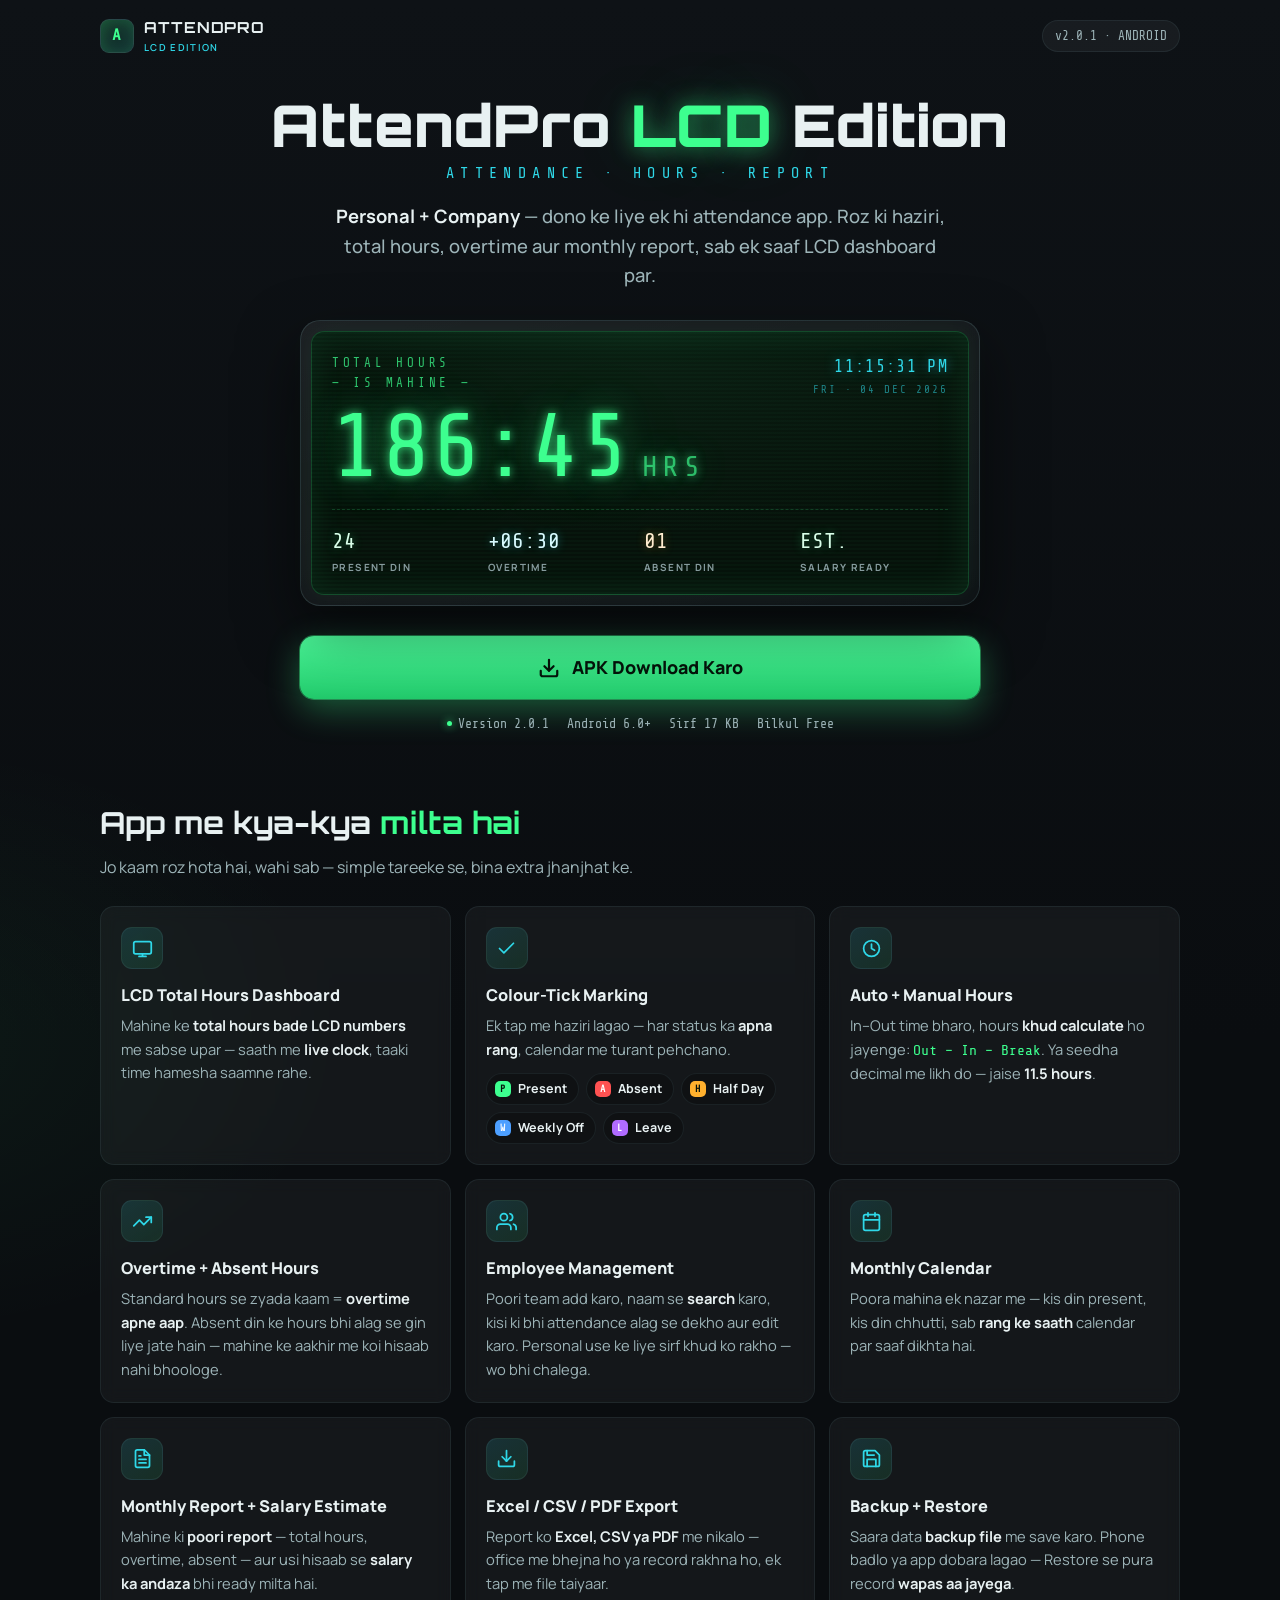
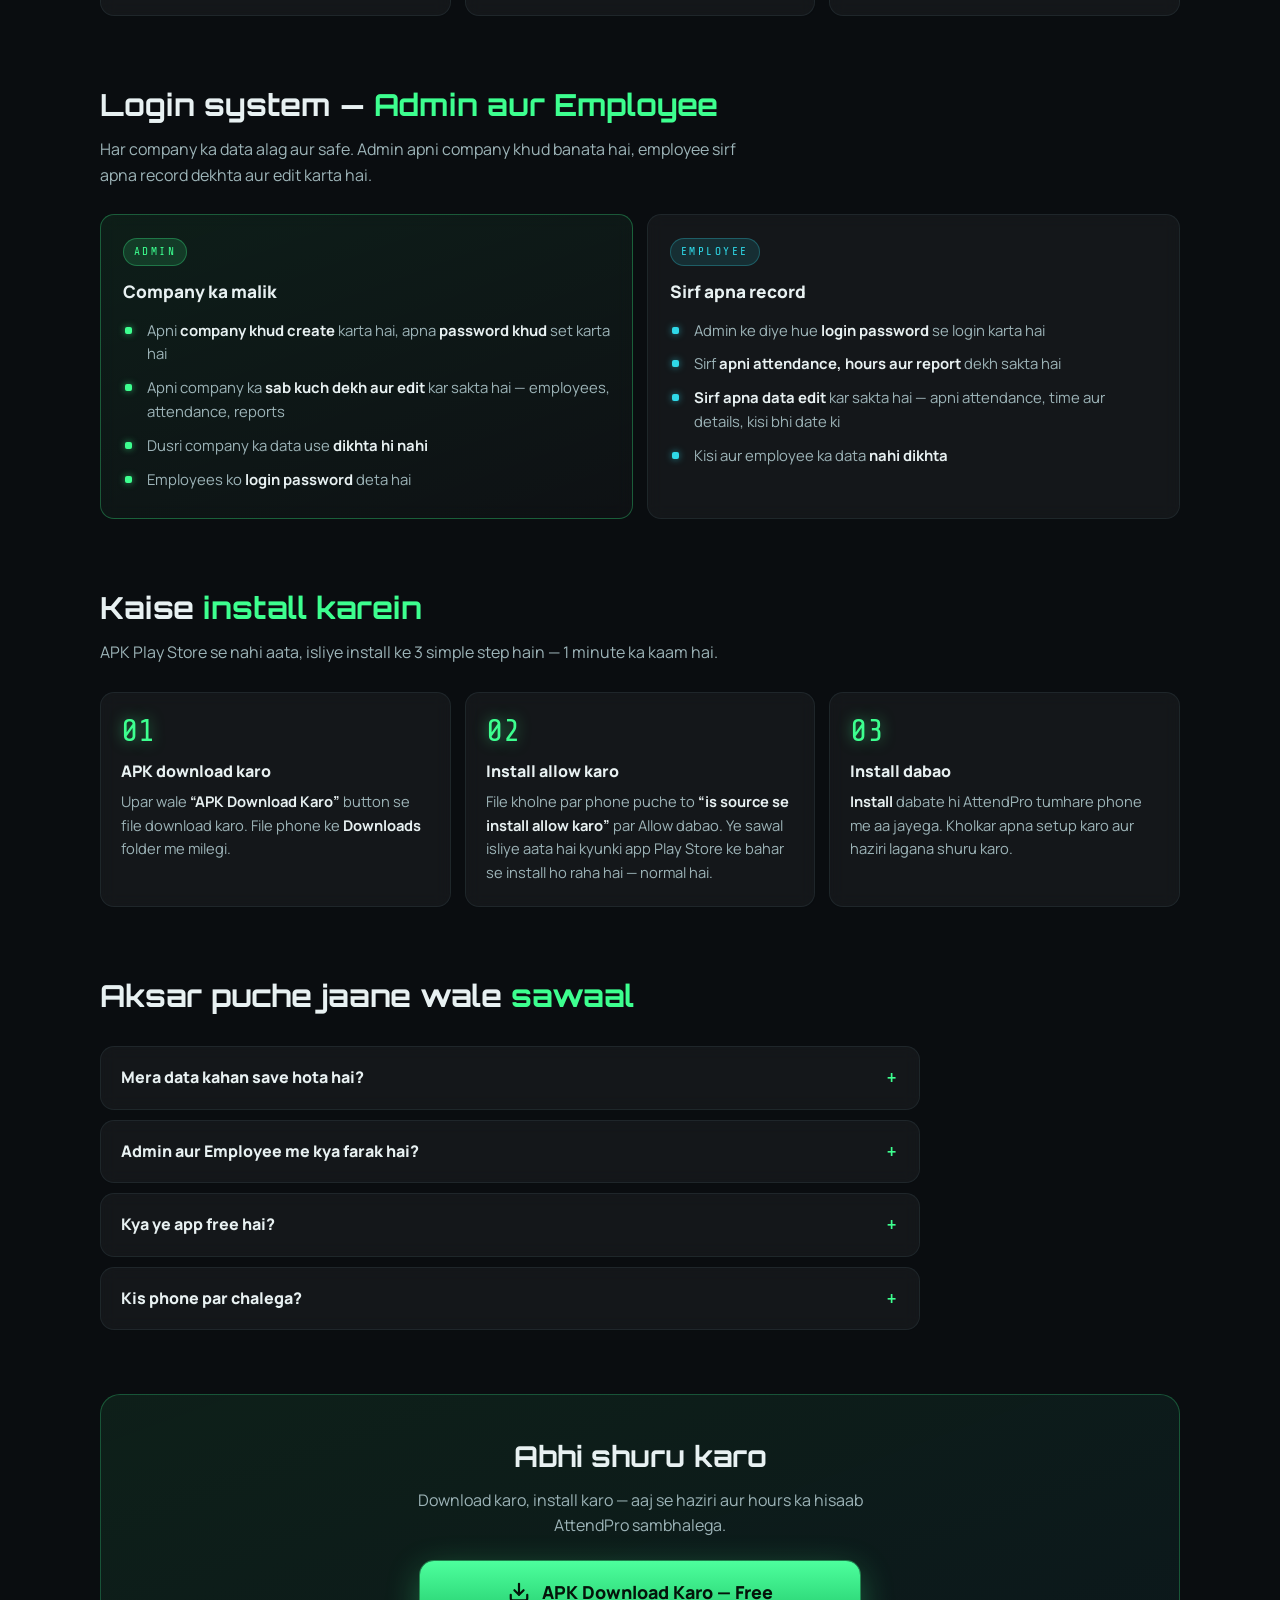
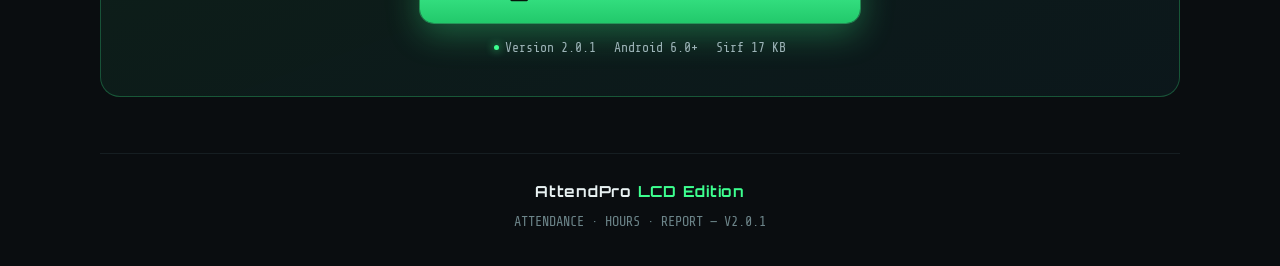
<file: attendpro-website/index.html>
<!doctype html>
<html lang="hi">
  <head>
    <meta charset="utf-8" />
    <meta name="viewport" content="width=device-width, initial-scale=1, viewport-fit=cover" />
    <meta name="color-scheme" content="dark" />
    <meta name="description" content="AttendPro LCD Edition — Personal + Company attendance app. LCD Total Hours dashboard, colour-tick marking, reports aur salary estimate. Android APK download karo." />
    <meta name="theme-color" content="#0a0d10" />
    <link rel="icon" type="image/jpeg" href="[data-uri]" />
    <link rel="apple-touch-icon" href="[data-uri]" />
    <title>AttendPro LCD Edition — Attendance App Download</title>
    <link rel="preconnect" href="https://fonts.googleapis.com" />
    <link rel="preconnect" href="https://fonts.gstatic.com" crossorigin />
    <link href="https://fonts.googleapis.com/css2?family=Orbitron:wght@500;700;900&family=Share+Tech+Mono&family=Manrope:wght@400;500;600;700;800&display=swap" rel="stylesheet" />
    <style>
      :root{
        --bg:#0a0d10;
        --bg2:#0e1216;
        --panel:rgba(255,255,255,.045);
        --line:rgba(148,197,210,.16);
        --line-soft:rgba(148,197,210,.09);
        --ink:#e8f1f2;
        --muted:#9db4b8;
        --faint:#6d858a;
        --green:#3dff8f;
        --cyan:#2fd8e8;
        --amber:#ffb02e;
        --red:#ff5252;
        --blue:#4d9fff;
        --violet:#b06bff;
        --lcd-bg:#06110a;
        --radius:14px;
      }
      *{ box-sizing:border-box; }
      html{ scroll-behavior:smooth; }
      body{
        margin:0;
        background:
          radial-gradient(900px 480px at 85% -10%, rgba(47,216,232,.07), transparent 60%),
          radial-gradient(800px 500px at -10% 30%, rgba(61,255,143,.05), transparent 60%),
          linear-gradient(180deg, var(--bg2), var(--bg) 30%);
        color:var(--ink);
        font-family:"Manrope", system-ui, -apple-system, "Segoe UI", sans-serif;
        line-height:1.6;
        -webkit-font-smoothing:antialiased;
        overflow-x:hidden;
      }
      ::selection{ background:rgba(61,255,143,.28); }
      a{ color:var(--cyan); }
      button, [role="button"], summary{ min-height:2.25rem; }
      .wrap{ max-width:1120px; margin:0 auto; padding:0 20px; }

      .topbar{ display:flex; align-items:center; justify-content:space-between; gap:12px; padding:16px 0 4px; }
      .brand{ display:flex; align-items:center; gap:10px; font-family:"Orbitron",sans-serif; font-weight:700; letter-spacing:.06em; font-size:.95rem; }
      .brand .mark{
        width:34px; height:34px; border-radius:9px; flex:none; display:grid; place-items:center;
        background:linear-gradient(145deg, rgba(61,255,143,.18), rgba(47,216,232,.12));
        border:1px solid var(--line); color:var(--green);
        font-family:"Share Tech Mono",monospace; font-size:1rem;
        box-shadow:0 0 14px rgba(61,255,143,.18) inset;
      }
      .brand small{ display:block; font-family:"Manrope",sans-serif; font-weight:600; letter-spacing:.14em; font-size:.6rem; color:var(--cyan); }
      .topbar .ver{
        font-family:"Share Tech Mono",monospace; font-size:.8rem; color:var(--muted);
        border:1px solid var(--line-soft); border-radius:999px; padding:5px 12px;
        background:var(--panel); white-space:nowrap;
      }

      .hero{ padding:34px 0 8px; text-align:center; }
      .hero h1{
        font-family:"Orbitron",sans-serif; font-weight:900;
        font-size:clamp(2rem, 6.5vw, 3.6rem); line-height:1.08; margin:0 0 6px; letter-spacing:.01em;
      }
      .hero h1 .lcd-word{ color:var(--green); text-shadow:0 0 22px rgba(61,255,143,.55), 0 0 60px rgba(61,255,143,.25); }
      .hero .edition{
        font-family:"Share Tech Mono",monospace; color:var(--cyan);
        letter-spacing:.42em; font-size:clamp(.72rem, 2.4vw, .95rem); margin:0 0 16px; text-transform:uppercase;
      }
      .hero .tagline{ max-width:620px; margin:0 auto; color:var(--muted); font-size:clamp(1rem, 2.6vw, 1.15rem); font-weight:500; }
      .hero .tagline strong{ color:var(--ink); }

      .lcd-shell{
        max-width:680px; margin:30px auto 0;
        background:linear-gradient(160deg, rgba(255,255,255,.07), rgba(255,255,255,.02));
        border:1px solid var(--line); border-radius:20px; padding:10px;
        box-shadow:0 24px 60px rgba(0,0,0,.5);
        backdrop-filter:blur(10px); -webkit-backdrop-filter:blur(10px);
      }
      .lcd{
        background:
          repeating-linear-gradient(0deg, rgba(61,255,143,.025) 0 2px, transparent 2px 4px),
          radial-gradient(120% 140% at 50% 0%, #0a1f12 0%, var(--lcd-bg) 55%);
        border:1px solid rgba(61,255,143,.22); border-radius:13px;
        padding:22px 20px 18px;
        box-shadow:0 0 34px rgba(61,255,143,.10) inset, 0 0 22px rgba(61,255,143,.06);
      }
      .lcd-top{ display:flex; justify-content:space-between; align-items:flex-start; gap:10px; flex-wrap:wrap; }
      .lcd-label{ font-family:"Share Tech Mono",monospace; color:rgba(61,255,143,.75); letter-spacing:.3em; font-size:.78rem; text-transform:uppercase; text-align:left; }
      .lcd-clock{ text-align:right; }
      .lcd-clock .t{ font-family:"Share Tech Mono",monospace; color:var(--cyan); font-size:1.05rem; text-shadow:0 0 12px rgba(47,216,232,.6); letter-spacing:.08em; }
      .lcd-clock .d{ font-family:"Share Tech Mono",monospace; color:rgba(47,216,232,.55); font-size:.68rem; letter-spacing:.18em; text-transform:uppercase; }
      .lcd-hours{
        font-family:"Share Tech Mono",monospace;
        font-size:clamp(3.4rem, 13vw, 5.6rem); line-height:1.05; text-align:left;
        color:var(--green);
        text-shadow:0 0 10px rgba(61,255,143,.75), 0 0 34px rgba(61,255,143,.45), 0 0 80px rgba(61,255,143,.22);
        letter-spacing:.02em; margin:2px 0 4px; font-variant-numeric:tabular-nums;
      }
      .lcd-hours .unit{ font-size:.32em; color:rgba(61,255,143,.65); letter-spacing:.2em; margin-left:.4em; }
      .lcd-stats{ display:grid; grid-template-columns:repeat(4, 1fr); gap:8px; margin-top:14px; border-top:1px dashed rgba(61,255,143,.18); padding-top:14px; }
      .lcd-stat{ text-align:left; min-width:0; }
      .lcd-stat .v{ font-family:"Share Tech Mono",monospace; font-size:clamp(1rem, 4vw, 1.35rem); color:#d9ffe9; text-shadow:0 0 10px rgba(61,255,143,.35); white-space:nowrap; }
      .lcd-stat .k{ font-size:.62rem; letter-spacing:.14em; text-transform:uppercase; color:rgba(157,180,184,.85); font-weight:700; margin-top:2px; }
      .lcd-stat.c .v{ color:#d8fbff; text-shadow:0 0 10px rgba(47,216,232,.4); }
      .lcd-stat.a .v{ color:#ffedd0; text-shadow:0 0 10px rgba(255,176,46,.35); }

      .dl-zone{ margin:30px auto 0; max-width:680px; }
      .btn-dl{
        display:flex; align-items:center; justify-content:center; gap:12px;
        width:100%; padding:17px 22px; border-radius:14px;
        background:linear-gradient(180deg, #4dff9d, #22c96b);
        color:#04140a; font-weight:800; font-size:1.12rem; text-decoration:none;
        box-shadow:0 10px 34px rgba(61,255,143,.32), 0 0 0 1px rgba(61,255,143,.4);
        transition:transform .15s ease, box-shadow .15s ease;
      }
      .btn-dl:hover{ transform:translateY(-2px); box-shadow:0 16px 42px rgba(61,255,143,.42), 0 0 0 1px rgba(61,255,143,.55); }
      .btn-dl:active{ transform:translateY(0); }
      .btn-dl svg{ flex:none; }
      .dl-meta{ display:flex; justify-content:center; gap:8px 18px; flex-wrap:wrap; margin-top:14px; font-family:"Share Tech Mono",monospace; font-size:.82rem; color:var(--muted); }
      .dl-meta span{ display:inline-flex; align-items:center; gap:6px; }
      .dl-meta .dot{ width:5px; height:5px; border-radius:50%; background:var(--green); box-shadow:0 0 8px var(--green); }

      section{ padding:56px 0 8px; }
      .sec-head{ max-width:640px; margin-bottom:26px; }
      .sec-head h2{ font-family:"Orbitron",sans-serif; font-size:clamp(1.35rem, 4vw, 1.9rem); font-weight:700; margin:0 0 8px; }
      .sec-head h2 .accent{ color:var(--green); }
      .sec-head p{ color:var(--muted); margin:0; font-size:1rem; }

      .grid{ display:grid; grid-template-columns:repeat(3, 1fr); gap:14px; }
      .card{ background:var(--panel); border:1px solid var(--line-soft); border-radius:var(--radius); padding:20px; backdrop-filter:blur(8px); -webkit-backdrop-filter:blur(8px); }
      .card .ico{ width:42px; height:42px; border-radius:11px; display:grid; place-items:center; margin-bottom:13px; background:linear-gradient(145deg, rgba(47,216,232,.14), rgba(61,255,143,.10)); border:1px solid var(--line-soft); color:var(--cyan); }
      .card h3{ margin:0 0 6px; font-size:1.02rem; font-weight:800; }
      .card p{ margin:0; color:var(--muted); font-size:.92rem; }
      .card p strong{ color:var(--ink); font-weight:700; }
      .mono{ font-family:"Share Tech Mono",monospace; color:var(--green); }

      .chips{ display:flex; flex-wrap:wrap; gap:7px; margin-top:12px; }
      .chip{ display:inline-flex; align-items:center; gap:7px; font-size:.78rem; font-weight:700; border:1px solid var(--line-soft); border-radius:999px; padding:5px 11px 5px 8px; background:rgba(0,0,0,.25); }
      .chip i{ width:16px; height:16px; border-radius:5px; display:grid; place-items:center; font-style:normal; font-size:.62rem; color:#06110a; font-weight:900; font-family:"Share Tech Mono",monospace; }
      .chip .p{ background:var(--green); } .chip .a{ background:var(--red); color:#fff; }
      .chip .h{ background:var(--amber); } .chip .w{ background:var(--blue); color:#fff; }
      .chip .l{ background:var(--violet); color:#fff; }

      .split{ display:grid; grid-template-columns:1fr 1fr; gap:14px; }
      .role{ border-radius:var(--radius); padding:22px; border:1px solid var(--line-soft); background:var(--panel); backdrop-filter:blur(8px); -webkit-backdrop-filter:blur(8px); }
      .role.admin{ border-color:rgba(61,255,143,.3); background:linear-gradient(160deg, rgba(61,255,143,.07), rgba(255,255,255,.02)); }
      .role .tag{ display:inline-block; font-family:"Share Tech Mono",monospace; font-size:.7rem; letter-spacing:.22em; text-transform:uppercase; padding:4px 10px; border-radius:999px; margin-bottom:12px; }
      .role.admin .tag{ background:rgba(61,255,143,.14); color:var(--green); border:1px solid rgba(61,255,143,.3); }
      .role.emp .tag{ background:rgba(47,216,232,.12); color:var(--cyan); border:1px solid rgba(47,216,232,.28); }
      .role h3{ margin:0 0 8px; font-size:1.08rem; font-weight:800; }
      .role ul{ margin:0; padding:0; list-style:none; }
      .role li{ color:var(--muted); font-size:.93rem; padding:5px 0 5px 24px; position:relative; }
      .role li::before{ content:""; position:absolute; left:2px; top:13px; width:7px; height:7px; border-radius:2px; background:var(--green); box-shadow:0 0 7px rgba(61,255,143,.6); }
      .role.emp li::before{ background:var(--cyan); box-shadow:0 0 7px rgba(47,216,232,.6); }
      .role li strong{ color:var(--ink); }

      .steps{ display:grid; grid-template-columns:repeat(3, 1fr); gap:14px; }
      .step{ background:var(--panel); border:1px solid var(--line-soft); border-radius:var(--radius); padding:22px 20px; backdrop-filter:blur(8px); -webkit-backdrop-filter:blur(8px); }
      .step .num{ font-family:"Share Tech Mono",monospace; font-size:2rem; color:var(--green); text-shadow:0 0 14px rgba(61,255,143,.5); line-height:1; margin-bottom:12px; }
      .step h3{ margin:0 0 6px; font-size:1rem; font-weight:800; }
      .step p{ margin:0; color:var(--muted); font-size:.92rem; }
      .step p strong{ color:var(--ink); }

      .faq{ display:grid; gap:10px; max-width:820px; }
      details{ background:var(--panel); border:1px solid var(--line-soft); border-radius:var(--radius); padding:4px 20px; backdrop-filter:blur(8px); -webkit-backdrop-filter:blur(8px); }
      summary{ cursor:pointer; font-weight:800; font-size:1rem; padding:14px 26px 14px 0; position:relative; list-style:none; display:flex; align-items:center; }
      summary::-webkit-details-marker{ display:none; }
      summary::after{ content:"+"; position:absolute; right:2px; font-family:"Share Tech Mono",monospace; color:var(--green); font-size:1.3rem; font-weight:400; }
      details[open ] summary::after{ content:"–"; }
      details p{ margin:0 0 16px; color:var(--muted); font-size:.95rem; }
      details p strong{ color:var(--ink); }

      .cta{ margin:56px 0 0; text-align:center; border-radius:20px; padding:38px 22px; background:linear-gradient(160deg, rgba(61,255,143,.08), rgba(47,216,232,.05)); border:1px solid rgba(61,255,143,.25); }
      .cta h2{ font-family:"Orbitron",sans-serif; margin:0 0 8px; font-size:clamp(1.3rem, 4vw, 1.8rem); }
      .cta p{ color:var(--muted); margin:0 auto 22px; max-width:480px; }
      .cta .btn-dl{ max-width:440px; margin:0 auto; }
      .cta .dl-meta{ margin-top:14px; }

      footer{ margin-top:56px; border-top:1px solid var(--line-soft); padding:26px 0 34px; text-align:center; }
      footer .fname{ font-family:"Orbitron",sans-serif; font-weight:700; letter-spacing:.05em; font-size:.95rem; }
      footer .fname span{ color:var(--green); }
      footer p{ color:var(--faint); font-size:.85rem; margin:6px 0 0; font-family:"Share Tech Mono",monospace; }

      @media (max-width: 860px){
        .grid{ grid-template-columns:repeat(2, 1fr); }
        .steps{ grid-template-columns:1fr; }
      }
      @media (max-width: 560px){
        .grid{ grid-template-columns:1fr; }
        .split{ grid-template-columns:1fr; }
        .lcd-stats{ grid-template-columns:repeat(2, 1fr); gap:12px 8px; }
        .lcd{ padding:18px 14px 14px; }
        section{ padding-top:44px; }
        .topbar .ver{ display:none; }
      }
      @media (prefers-reduced-motion: reduce){
        html{ scroll-behavior:auto; }
        .btn-dl{ transition:none; }
      }
    </style>
  </head>
  <body>
    <div class="wrap">

      <!-- HERO -->
      <div class="topbar">
        <div class="brand">
          <span class="mark">A</span>
          <span>ATTENDPRO<small>LCD EDITION</small></span>
        </div>
        <span class="ver">v2.0.1 · ANDROID</span>
      </div>

      <header class="hero">
        <h1>AttendPro <span class="lcd-word">LCD</span> Edition</h1>
        <p class="edition">Attendance · Hours · Report</p>
        <p class="tagline"><strong>Personal + Company</strong> — dono ke liye ek hi attendance app. Roz ki haziri, total hours, overtime aur monthly report, sab ek saaf LCD dashboard par.</p>

        <div class="lcd-shell" aria-label="App ke dashboard ki jhalak">
          <div class="lcd">
            <div class="lcd-top">
              <div class="lcd-label">Total Hours<br />— Is Mahine —</div>
              <div class="lcd-clock">
                <div class="t" id="clock">--:--:--</div>
                <div class="d" id="dateline">Live Clock</div>
              </div>
            </div>
            <div class="lcd-hours"><span>186:45</span><span class="unit">HRS</span></div>
            <div class="lcd-stats">
              <div class="lcd-stat"><div class="v">24</div><div class="k">Present Din</div></div>
              <div class="lcd-stat c"><div class="v">+06:30</div><div class="k">Overtime</div></div>
              <div class="lcd-stat a"><div class="v">01</div><div class="k">Absent Din</div></div>
              <div class="lcd-stat"><div class="v">EST.</div><div class="k">Salary Ready</div></div>
            </div>
          </div>
        </div>

        <div class="dl-zone">
          <a class="btn-dl" href="[data-uri]" download="AttendPro-LCD-2.0.1.apk">
            <svg width="22" height="22" viewBox="0 0 24 24" fill="none" stroke="currentColor" stroke-width="2.4" stroke-linecap="round" stroke-linejoin="round" aria-hidden="true"><path d="M21 15v4a2 2 0 0 1-2 2H5a2 2 0 0 1-2-2v-4"/><polyline points="7 10 12 15 17 10"/><line x1="12" y1="15" x2="12" y2="3"/></svg>
            APK Download Karo
          </a>
          <div class="dl-meta">
            <span><span class="dot"></span>Version 2.0.1</span>
            <span>Android 6.0+</span>
            <span>Sirf 17 KB</span>
            <span>Bilkul Free</span>
          </div>
        </div>
      </header>

      <!-- FEATURES -->
      <section id="features">
        <div class="sec-head">
          <h2>App me kya-kya <span class="accent">milta hai</span></h2>
          <p>Jo kaam roz hota hai, wahi sab — simple tareeke se, bina extra jhanjhat ke.</p>
        </div>

        <div class="grid">
          <div class="card">
            <div class="ico"><svg width="21" height="21" viewBox="0 0 24 24" fill="none" stroke="currentColor" stroke-width="2" stroke-linecap="round" stroke-linejoin="round" aria-hidden="true"><rect x="2" y="4" width="20" height="14" rx="2"/><path d="M8 21h8M12 18v3"/></svg></div>
            <h3>LCD Total Hours Dashboard</h3>
            <p>Mahine ke <strong>total hours bade LCD numbers</strong> me sabse upar — saath me <strong>live clock</strong>, taaki time hamesha saamne rahe.</p>
          </div>

          <div class="card">
            <div class="ico"><svg width="21" height="21" viewBox="0 0 24 24" fill="none" stroke="currentColor" stroke-width="2" stroke-linecap="round" stroke-linejoin="round" aria-hidden="true"><path d="M20 6 9 17l-5-5"/></svg></div>
            <h3>Colour-Tick Marking</h3>
            <p>Ek tap me haziri lagao — har status ka <strong>apna rang</strong>, calendar me turant pehchano.</p>
            <div class="chips">
              <span class="chip"><i class="p">P</i>Present</span>
              <span class="chip"><i class="a">A</i>Absent</span>
              <span class="chip"><i class="h">H</i>Half Day</span>
              <span class="chip"><i class="w">W</i>Weekly Off</span>
              <span class="chip"><i class="l">L</i>Leave</span>
            </div>
          </div>

          <div class="card">
            <div class="ico"><svg width="21" height="21" viewBox="0 0 24 24" fill="none" stroke="currentColor" stroke-width="2" stroke-linecap="round" stroke-linejoin="round" aria-hidden="true"><circle cx="12" cy="12" r="9"/><polyline points="12 7 12 12 15.5 14"/></svg></div>
            <h3>Auto + Manual Hours</h3>
            <p>In–Out time bharo, hours <strong>khud calculate</strong> ho jayenge: <span class="mono">Out − In − Break</span>. Ya seedha decimal me likh do — jaise <strong>11.5 hours</strong>.</p>
          </div>

          <div class="card">
            <div class="ico"><svg width="21" height="21" viewBox="0 0 24 24" fill="none" stroke="currentColor" stroke-width="2" stroke-linecap="round" stroke-linejoin="round" aria-hidden="true"><polyline points="22 7 13.5 15.5 8.5 10.5 2 17"/><polyline points="16 7 22 7 22 13"/></svg></div>
            <h3>Overtime + Absent Hours</h3>
            <p>Standard hours se zyada kaam = <strong>overtime apne aap</strong>. Absent din ke hours bhi alag se gin liye jate hain — mahine ke aakhir me koi hisaab nahi bhoologe.</p>
          </div>

          <div class="card">
            <div class="ico"><svg width="21" height="21" viewBox="0 0 24 24" fill="none" stroke="currentColor" stroke-width="2" stroke-linecap="round" stroke-linejoin="round" aria-hidden="true"><path d="M17 21v-2a4 4 0 0 0-4-4H5a4 4 0 0 0-4 4v2"/><circle cx="9" cy="7" r="4"/><path d="M23 21v-2a4 4 0 0 0-3-3.87M16 3.13a4 4 0 0 1 0 7.75"/></svg></div>
            <h3>Employee Management</h3>
            <p>Poori team add karo, naam se <strong>search</strong> karo, kisi ki bhi attendance alag se dekho aur edit karo. Personal use ke liye sirf khud ko rakho — wo bhi chalega.</p>
          </div>

          <div class="card">
            <div class="ico"><svg width="21" height="21" viewBox="0 0 24 24" fill="none" stroke="currentColor" stroke-width="2" stroke-linecap="round" stroke-linejoin="round" aria-hidden="true"><rect x="3" y="4" width="18" height="18" rx="2"/><path d="M16 2v4M8 2v4M3 10h18"/></svg></div>
            <h3>Monthly Calendar</h3>
            <p>Poora mahina ek nazar me — kis din present, kis din chhutti, sab <strong>rang ke saath</strong> calendar par saaf dikhta hai.</p>
          </div>

          <div class="card">
            <div class="ico"><svg width="21" height="21" viewBox="0 0 24 24" fill="none" stroke="currentColor" stroke-width="2" stroke-linecap="round" stroke-linejoin="round" aria-hidden="true"><path d="M14 2H6a2 2 0 0 0-2 2v16a2 2 0 0 0 2 2h12a2 2 0 0 0 2-2V8z"/><polyline points="14 2 14 8 20 8"/><path d="M16 13H8M16 17H8M10 9H8"/></svg></div>
            <h3>Monthly Report + Salary Estimate</h3>
            <p>Mahine ki <strong>poori report</strong> — total hours, overtime, absent — aur usi hisaab se <strong>salary ka andaza</strong> bhi ready milta hai.</p>
          </div>

          <div class="card">
            <div class="ico"><svg width="21" height="21" viewBox="0 0 24 24" fill="none" stroke="currentColor" stroke-width="2" stroke-linecap="round" stroke-linejoin="round" aria-hidden="true"><path d="M21 15v4a2 2 0 0 1-2 2H5a2 2 0 0 1-2-2v-4"/><polyline points="7 10 12 15 17 10"/><line x1="12" y1="15" x2="12" y2="3"/></svg></div>
            <h3>Excel / CSV / PDF Export</h3>
            <p>Report ko <strong>Excel, CSV ya PDF</strong> me nikalo — office me bhejna ho ya record rakhna ho, ek tap me file taiyaar.</p>
          </div>

          <div class="card">
            <div class="ico"><svg width="21" height="21" viewBox="0 0 24 24" fill="none" stroke="currentColor" stroke-width="2" stroke-linecap="round" stroke-linejoin="round" aria-hidden="true"><path d="M19 21H5a2 2 0 0 1-2-2V5a2 2 0 0 1 2-2h11l5 5v11a2 2 0 0 1-2 2z"/><polyline points="17 21 17 13 7 13 7 21"/><polyline points="7 3 7 8 15 8"/></svg></div>
            <h3>Backup + Restore</h3>
            <p>Saara data <strong>backup file</strong> me save karo. Phone badlo ya app dobara lagao — Restore se pura record <strong>wapas aa jayega</strong>.</p>
          </div>
        </div>
      </section>

      <!-- LOGIN -->
      <section id="login">
        <div class="sec-head">
          <h2>Login system — <span class="accent">Admin aur Employee</span></h2>
          <p>Har company ka data alag aur safe. Admin apni company khud banata hai, employee sirf apna record dekhta aur edit karta hai.</p>
        </div>
        <div class="split">
          <div class="role admin">
            <span class="tag">Admin</span>
            <h3>Company ka malik</h3>
            <ul>
              <li>Apni <strong>company khud create</strong> karta hai, apna <strong>password khud</strong> set karta hai</li>
              <li>Apni company ka <strong>sab kuch dekh aur edit</strong> kar sakta hai — employees, attendance, reports</li>
              <li>Dusri company ka data use <strong>dikhta hi nahi</strong></li>
              <li>Employees ko <strong>login password</strong> deta hai</li>
            </ul>
          </div>
          <div class="role emp">
            <span class="tag">Employee</span>
            <h3>Sirf apna record</h3>
            <ul>
              <li>Admin ke diye hue <strong>login password</strong> se login karta hai</li>
              <li>Sirf <strong>apni attendance, hours aur report</strong> dekh sakta hai</li>
              <li><strong>Sirf apna data edit</strong> kar sakta hai — apni attendance, time aur details, kisi bhi date ki</li>
              <li>Kisi aur employee ka data <strong>nahi dikhta</strong></li>
            </ul>
          </div>
        </div>
      </section>

      <!-- INSTALL -->
      <section id="install">
        <div class="sec-head">
          <h2>Kaise <span class="accent">install karein</span></h2>
          <p>APK Play Store se nahi aata, isliye install ke 3 simple step hain — 1 minute ka kaam hai.</p>
        </div>
        <div class="steps">
          <div class="step">
            <div class="num">01</div>
            <h3>APK download karo</h3>
            <p>Upar wale <strong>“APK Download Karo”</strong> button se file download karo. File phone ke <strong>Downloads</strong> folder me milegi.</p>
          </div>
          <div class="step">
            <div class="num">02</div>
            <h3>Install allow karo</h3>
            <p>File kholne par phone puche to <strong>“is source se install allow karo”</strong> par Allow dabao. Ye sawal isliye aata hai kyunki app Play Store ke bahar se install ho raha hai — normal hai.</p>
          </div>
          <div class="step">
            <div class="num">03</div>
            <h3>Install dabao</h3>
            <p><strong>Install</strong> dabate hi AttendPro tumhare phone me aa jayega. Kholkar apna setup karo aur haziri lagana shuru karo.</p>
          </div>
        </div>
      </section>

      <!-- FAQ -->
      <section id="faq">
        <div class="sec-head">
          <h2>Aksar puche jaane wale <span class="accent">sawaal</span></h2>
        </div>
        <div class="faq">
          <details>
            <summary>Mera data kahan save hota hai?</summary>
            <p>Saara data <strong>aapke apne device me save</strong> hota hai — attendance, employees, reports sab phone par hi rehta hai, aur ek copy device storage me bhi apne aap banti rehti hai. Iske alawa <strong>Backup</strong> feature se poora data ek file me download karke kahin bhi safe rakh sakte ho, aur zaroorat padne par <strong>Restore</strong> se wapas la sakte ho.</p>
          </details>
          <details>
            <summary>Admin aur Employee me kya farak hai?</summary>
            <p><strong>Admin</strong> apni company khud banata hai, apna password set karta hai aur apni company ka <strong>sab data dekh-edit</strong> kar sakta hai. <strong>Employee</strong> ko Admin ek login password deta hai — employee login karke <strong>sirf apna data dekh aur edit kar sakta hai</strong> (apni attendance kisi bhi date par, hours, report aur apni details), aur kisi aur ka data use dikhta hi nahi.</p>
          </details>
          <details>
            <summary>Kya ye app free hai?</summary>
            <p>Haan, <strong>bilkul free hai</strong>. APK download karo, install karo aur use karo — koi charge nahi, koi subscription nahi.</p>
          </details>
          <details>
            <summary>Kis phone par chalega?</summary>
            <p>Kisi bhi Android phone par chalega jisme <strong>Android 6.0 ya usse upar</strong> ka version ho. App sirf <strong>17 KB</strong> ka hai — purane phone par bhi aaram se chalega aur jagah bhi nahi gherega.</p>
          </details>
        </div>
      </section>

      <!-- FINAL CTA -->
      <div class="cta">
        <h2>Abhi shuru karo</h2>
        <p>Download karo, install karo — aaj se haziri aur hours ka hisaab AttendPro sambhalega.</p>
        <a class="btn-dl" href="[data-uri]" download="AttendPro-LCD-2.0.1.apk">
          <svg width="22" height="22" viewBox="0 0 24 24" fill="none" stroke="currentColor" stroke-width="2.4" stroke-linecap="round" stroke-linejoin="round" aria-hidden="true"><path d="M21 15v4a2 2 0 0 1-2 2H5a2 2 0 0 1-2-2v-4"/><polyline points="7 10 12 15 17 10"/><line x1="12" y1="15" x2="12" y2="3"/></svg>
          APK Download Karo — Free
        </a>
        <div class="dl-meta">
          <span><span class="dot"></span>Version 2.0.1</span>
          <span>Android 6.0+</span>
          <span>Sirf 17 KB</span>
        </div>
      </div>

      <footer>
        <div class="fname">AttendPro <span>LCD Edition</span></div>
        <p>ATTENDANCE · HOURS · REPORT — V2.0.1</p>
      </footer>

    </div>

    <script>
      (function () {
        var clockEl = document.getElementById('clock');
        var dateEl = document.getElementById('dateline');
        var days = ['SUN', 'MON', 'TUE', 'WED', 'THU', 'FRI', 'SAT'];
        var months = ['JAN', 'FEB', 'MAR', 'APR', 'MAY', 'JUN', 'JUL', 'AUG', 'SEP', 'OCT', 'NOV', 'DEC'];
        function pad(n) { return (n < 10 ? '0' : '') + n; }
        function tick() {
          var now = new Date();
          var h = now.getHours(), m = now.getMinutes(), s = now.getSeconds();
          var ap = h >= 12 ? 'PM' : 'AM';
          var h12 = h % 12; if (h12 === 0) h12 = 12;
          clockEl.textContent = pad(h12) + ':' + pad(m) + ':' + pad(s) + ' ' + ap;
          dateEl.textContent = days[now.getDay()] + ' · ' + pad(now.getDate()) + ' ' + months[now.getMonth()] + ' ' + now.getFullYear();
        }
        tick();
        setInterval(tick, 1000);
      })();
    </script>
  </body>
</html>
</file>
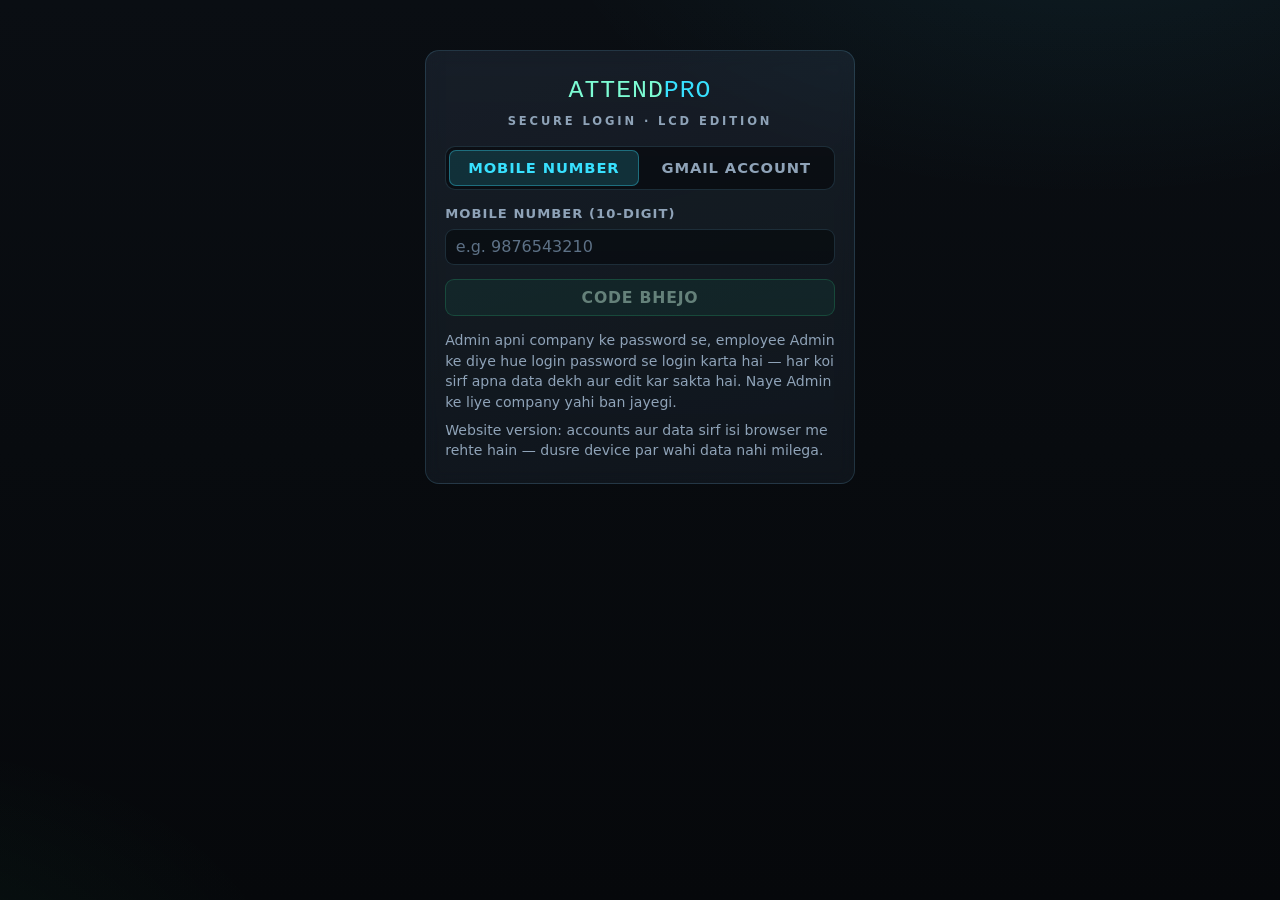
<file: attendpro/index.html>
<!doctype html>
<html lang="en">
  <head>
    <meta charset="utf-8" />
    <meta name="viewport" content="width=device-width, initial-scale=1, viewport-fit=cover" />
    <meta name="color-scheme" content="dark" />
    <link rel="icon" type="image/jpeg" href="[data-uri]" />
    <link rel="apple-touch-icon" href="[data-uri]" />
    <title>AttendPro LCD Edition</title>
    <meta name="description" content="AttendPro LCD Edition — personal + company attendance app with secure login (har koi sirf apna data dekh aur edit kar sakta hai), LCD total hours dashboard, colour-tick marking, overtime, monthly reports and salary estimates." />
    <meta name="theme-color" content="#06080b" />
    <style>
      button, [role="button"], select, summary, input:not([type="checkbox"], [type="radio"]) { min-height: 2.25rem; }
      * { box-sizing: border-box; }
      :root{
        --bg:#06080b; --bg2:#0a0e13; --panel:rgba(148,197,255,.055); --panel2:rgba(148,197,255,.09);
        --line:rgba(125,211,252,.16); --line2:rgba(125,211,252,.28);
        --ink:#dbe7f3; --muted:#8fa3b8; --faint:#5d7186;
        --cyan:#38e1ff; --green:#2effa0; --red:#ff5468; --amber:#ffb02e; --blue:#4db2ff; --purple:#c084fc;
        --lcd:#7dfcd4;
      }
      html{ -webkit-text-size-adjust:100%; }
      body{
        margin:0; color:var(--ink); font-family:system-ui,-apple-system,"Segoe UI",sans-serif; font-size:17px; line-height:1.45;
        background:
          radial-gradient(900px 480px at 85% -10%, rgba(56,225,255,.07), transparent 60%),
          radial-gradient(700px 420px at -10% 110%, rgba(46,255,160,.05), transparent 60%),
          linear-gradient(180deg,var(--bg2),var(--bg));
        min-height:100vh;
      }
      .lcd{ font-family:"Consolas","Liberation Mono",ui-monospace,monospace; letter-spacing:.04em; }
      button{ font-family:inherit; cursor:pointer; }
      input,select,textarea{ font-family:inherit; color:var(--ink); background:rgba(0,0,0,.42); border:1px solid var(--line); border-radius:9px; padding:.45rem .6rem; font-size:1rem; }
      input:focus,select:focus{ outline:2px solid rgba(56,225,255,.45); outline-offset:1px; border-color:var(--line2); }
      label{ font-size:.82rem; font-weight:600; letter-spacing:.08em; text-transform:uppercase; color:var(--muted); display:block; margin-bottom:.3rem; }
      ::placeholder{ color:var(--faint); }

      /* ---------- top bar ---------- */
      .topbar{
        position:sticky; top:0; z-index:40; display:flex; flex-wrap:wrap; gap:.6rem 1rem; align-items:center; justify-content:space-between;
        padding:.65rem clamp(.7rem,3vw,1.4rem); background:rgba(6,9,13,.88); backdrop-filter:blur(10px); border-bottom:1px solid var(--line);
      }
      .brand{ font-family:"Consolas","Liberation Mono",ui-monospace,monospace; font-weight:800; font-size:1.12rem; letter-spacing:.12em; color:#eaf6ff; }
      .brand b{ color:var(--cyan); font-weight:800; }
      .brand small{ display:block; font-family:system-ui,sans-serif; font-size:.66rem; letter-spacing:.42em; color:var(--muted); font-weight:700; }
      .clockbox{ text-align:center; }
      .clockbox .lcd{ font-size:clamp(1.35rem,4.5vw,1.9rem); font-weight:700; color:var(--lcd); text-shadow:0 0 14px rgba(46,255,190,.28); line-height:1; }
      .clockbox .dateline{ font-size:.8rem; letter-spacing:.18em; color:var(--muted); font-weight:600; text-transform:uppercase; margin-top:.2rem; }
      .top-actions{ display:flex; gap:.5rem; align-items:center; flex-wrap:wrap; }
      .seg{ display:flex; background:rgba(0,0,0,.45); border:1px solid var(--line); border-radius:10px; padding:3px; gap:3px; }
      .seg button{ border:0; background:transparent; color:var(--muted); font-weight:700; letter-spacing:.06em; padding:.35rem .8rem; border-radius:7px; font-size:.92rem; }
      .seg button.on{ background:rgba(56,225,255,.16); color:var(--cyan); box-shadow:inset 0 0 0 1px rgba(56,225,255,.35); }
      .rolechip{ border:1px solid var(--line2); background:rgba(56,225,255,.08); color:var(--cyan); border-radius:999px; padding:.35rem .8rem; font-weight:700; letter-spacing:.08em; font-size:.85rem; }

      /* ---------- tabs ---------- */
      .tabs{ display:flex; gap:.35rem; flex-wrap:wrap; padding:.5rem clamp(.7rem,3vw,1.4rem); background:rgba(6,9,13,.85); border-bottom:1px solid var(--line); }
      .tabs button{ border:1px solid transparent; background:transparent; color:var(--muted); font-weight:700; letter-spacing:.07em; padding:.45rem .85rem; border-radius:9px; font-size:.95rem; text-transform:uppercase; }
      .tabs button.on{ color:#eaf6ff; background:var(--panel2); border-color:var(--line); }
      .tabs button.on .dot{ color:var(--green); }

      main{ max-width:1180px; margin:0 auto; padding:1.1rem clamp(.7rem,3vw,1.4rem) 3rem; }
      h2.sec{ font-family:"Consolas","Liberation Mono",ui-monospace,monospace; font-size:1rem; letter-spacing:.22em; color:#eaf6ff; margin:1.4rem 0 .7rem; text-transform:uppercase; }
      h2.sec:first-child{ margin-top:.2rem; }
      .muted{ color:var(--muted); } .small{ font-size:.88rem; }

      /* ---------- panels & cards ---------- */
      .panel{ background:linear-gradient(165deg,var(--panel2),var(--panel)); border:1px solid var(--line); border-radius:14px; padding:1rem 1.1rem; backdrop-filter:blur(8px); }
      .hero{
        border-radius:16px; padding:1.3rem 1.2rem 1.15rem; text-align:center; position:relative; overflow:hidden;
        background:linear-gradient(170deg, rgba(46,255,190,.10), rgba(10,16,22,.65) 55%), #0a0f14;
        border:1px solid rgba(46,255,190,.30);
        box-shadow:inset 0 0 42px rgba(46,255,190,.06);
      }
      .hero .cap{ font-size:.8rem; letter-spacing:.34em; font-weight:700; color:var(--muted); text-transform:uppercase; }
      .hero .big{ font-family:"Consolas","Liberation Mono",ui-monospace,monospace; font-weight:800; font-size:clamp(2.6rem,9vw,4.4rem); color:var(--lcd); text-shadow:0 0 22px rgba(46,255,190,.35); line-height:1.08; margin:.25rem 0 .1rem; }
      .hero .big small{ font-size:.38em; color:var(--cyan); letter-spacing:.2em; }
      .hero .sub{ color:var(--muted); font-weight:600; letter-spacing:.06em; }
      .grid{ display:grid; gap:.7rem; grid-template-columns:repeat(auto-fit,minmax(158px,1fr)); margin-top:.7rem; }
      .stat{ border-radius:12px; padding:.85rem .9rem .75rem; background:linear-gradient(165deg,var(--panel2),var(--panel)); border:1px solid var(--line); }
      .stat .cap{ font-size:.72rem; letter-spacing:.22em; font-weight:700; color:var(--muted); text-transform:uppercase; }
      .stat .val{ font-family:"Consolas","Liberation Mono",ui-monospace,monospace; font-weight:700; font-size:1.55rem; margin-top:.3rem; color:#eaf6ff; line-height:1.1; }
      .stat .val small{ font-size:.55em; color:var(--muted); letter-spacing:.12em; }
      .stat .hint{ font-size:.85rem; color:var(--faint); font-weight:600; }
      .c-green{ color:var(--green)!important; } .c-red{ color:var(--red)!important; } .c-cyan{ color:var(--cyan)!important; }
      .c-amber{ color:var(--amber)!important; } .c-purple{ color:var(--purple)!important; } .c-blue{ color:var(--blue)!important; }

      /* ---------- buttons ---------- */
      .btn{ border:1px solid var(--line2); background:rgba(56,225,255,.10); color:#dff4ff; font-weight:700; letter-spacing:.05em; border-radius:9px; padding:.5rem 1rem; font-size:.98rem; }
      .btn:hover{ background:rgba(56,225,255,.18); }
      .btn.ghost{ background:transparent; color:var(--muted); border-color:var(--line); }
      .btn.green{ background:rgba(46,255,160,.12); border-color:rgba(46,255,160,.4); color:#c9ffe6; }
      .btn.red{ background:rgba(255,84,104,.10); border-color:rgba(255,84,104,.4); color:#ffd7dc; }
      .btn.sm{ padding:.32rem .7rem; font-size:.9rem; min-height:2rem; }
      .btn:disabled{ opacity:.45; cursor:not-allowed; }
      .rowflex{ display:flex; gap:.55rem; flex-wrap:wrap; align-items:center; }
      .grow{ flex:1 1 auto; }

      /* ---------- attendance rows ---------- */
      .datebar{ display:flex; gap:.6rem; flex-wrap:wrap; align-items:flex-end; margin-bottom:.8rem; }
      .arow{ border:1px solid var(--line); border-radius:12px; background:linear-gradient(165deg,var(--panel2),var(--panel)); padding:.8rem .9rem; margin-bottom:.6rem; }
      .arow .head{ display:flex; gap:.7rem; align-items:center; flex-wrap:wrap; }
      .arow .nm{ font-weight:700; font-size:1.08rem; }
      .arow .meta{ color:var(--muted); font-size:.88rem; font-weight:600; }
      .arow .hrs{ margin-left:auto; text-align:right; }
      .arow .hrs .lcd{ font-size:1.3rem; font-weight:700; color:var(--lcd); }
      .arow .hrs .ot{ font-size:.82rem; color:var(--amber); font-weight:700; letter-spacing:.05em; }
      .ticks{ display:flex; gap:.4rem; flex-wrap:wrap; margin-top:.6rem; }
      .tick{ border-radius:9px; border:1px solid var(--line); background:rgba(0,0,0,.35); color:var(--muted); font-weight:700; padding:.42rem .7rem; font-size:.95rem; letter-spacing:.03em; }
      .tick[data-s="P"].on{ background:rgba(46,255,160,.16); border-color:var(--green); color:var(--green); }
      .tick[data-s="A"].on{ background:rgba(255,84,104,.16); border-color:var(--red); color:var(--red); }
      .tick[data-s="H"].on{ background:rgba(255,176,46,.16); border-color:var(--amber); color:var(--amber); }
      .tick[data-s="WO"].on{ background:rgba(77,178,255,.16); border-color:var(--blue); color:var(--blue); }
      .tick[data-s="L"].on{ background:rgba(192,132,252,.16); border-color:var(--purple); color:var(--purple); }
      .editor{ margin-top:.8rem; border-top:1px dashed var(--line); padding-top:.8rem; }
      .fgrid{ display:grid; gap:.7rem; grid-template-columns:repeat(auto-fit,minmax(150px,1fr)); }
      .calcbox{ margin-top:.7rem; border:1px solid rgba(46,255,190,.25); background:rgba(46,255,190,.05); border-radius:10px; padding:.6rem .8rem; font-weight:600; }
      .calcbox .lcd{ color:var(--lcd); font-size:1.15rem; }

      /* ---------- employees ---------- */
      .ecard{ display:flex; gap:.8rem; align-items:center; flex-wrap:wrap; border:1px solid var(--line); border-radius:12px; background:linear-gradient(165deg,var(--panel2),var(--panel)); padding:.75rem .9rem; margin-bottom:.55rem; }
      .avatar{ width:44px; height:44px; border-radius:10px; display:grid; place-items:center; font-family:"Consolas","Liberation Mono",ui-monospace,monospace; font-weight:700; color:#04121a; background:linear-gradient(140deg,var(--cyan),var(--green)); flex:0 0 auto; }

      /* ---------- calendar ---------- */
      .cal{ display:grid; grid-template-columns:repeat(7,1fr); gap:.4rem; }
      .cal .dow{ text-align:center; font-size:.75rem; letter-spacing:.2em; color:var(--faint); font-weight:700; padding:.2rem 0; }
      .cal .cell{ min-height:74px; border:1px solid var(--line); border-radius:10px; background:rgba(0,0,0,.3); padding:.4rem .45rem; cursor:pointer; text-align:left; color:var(--ink); width:100%; }
      .cal .cell:hover{ border-color:var(--line2); }
      .cal .cell.off{ opacity:.32; cursor:default; }
      .cal .cell.today{ border-color:var(--cyan); box-shadow:inset 0 0 0 1px rgba(56,225,255,.4); }
      .cal .cell .d{ font-family:"Consolas","Liberation Mono",ui-monospace,monospace; font-weight:700; font-size:.95rem; }
      .cal .cell .h{ font-size:.78rem; color:var(--lcd); font-weight:700; }
      .dots{ display:flex; gap:3px; flex-wrap:wrap; margin-top:3px; }
      .dots i{ width:9px; height:9px; border-radius:3px; display:block; }
      .legend{ display:flex; gap:1rem; flex-wrap:wrap; margin-top:.7rem; font-size:.88rem; font-weight:600; color:var(--muted); }
      .legend i{ width:11px; height:11px; border-radius:3px; display:inline-block; margin-right:.35rem; vertical-align:-1px; }

      /* ---------- tables ---------- */
      .tblwrap{ border:1px solid var(--line); border-radius:12px; overflow:hidden; background:rgba(0,0,0,.25); }
      table{ width:100%; border-collapse:collapse; font-size:.98rem; }
      th{ text-align:left; font-size:.74rem; letter-spacing:.14em; text-transform:uppercase; color:var(--muted); background:rgba(56,225,255,.06); padding:.6rem .7rem; border-bottom:1px solid var(--line); }
      td{ padding:.55rem .7rem; border-bottom:1px solid rgba(125,211,252,.07); font-weight:600; }
      tr:last-child td{ border-bottom:0; }
      td.num, th.num{ text-align:right; font-variant-numeric:tabular-nums; }
      tr.total td{ background:rgba(46,255,190,.06); font-weight:700; color:#eafff5; }
      @media (max-width:820px){
        .tblwrap{ border:0; background:transparent; overflow:visible; }
        table, tbody, tr, td{ display:block; width:100%; }
        thead{ display:none; }
        tr{ border:1px solid var(--line); border-radius:12px; margin-bottom:.6rem; background:linear-gradient(165deg,var(--panel2),var(--panel)); padding:.5rem .4rem; }
        td{ border:0; display:flex; justify-content:space-between; gap:1rem; padding:.32rem .6rem; text-align:right; }
        td::before{ content:attr(data-l); color:var(--muted); font-size:.78rem; letter-spacing:.1em; text-transform:uppercase; font-weight:700; text-align:left; }
        td:first-child{ font-size:1.08rem; }
        td:first-child::before{ content:""; }
      }

      /* ---------- modal / lock / toast ---------- */
      .overlay{ position:fixed; inset:0; z-index:80; background:rgba(2,4,7,.78); backdrop-filter:blur(6px); display:grid; place-items:center; padding:1rem; }
      .sheet{ width:min(430px,100%); border-radius:16px; border:1px solid var(--line2); background:linear-gradient(170deg,#101820,#0a0f14); padding:1.4rem 1.3rem; box-shadow:0 24px 60px rgba(0,0,0,.6); }
      .sheet h3{ font-family:"Consolas","Liberation Mono",ui-monospace,monospace; letter-spacing:.14em; margin:.1rem 0 .6rem; font-size:1.05rem; }
      #toast{ position:fixed; left:50%; bottom:22px; transform:translateX(-50%) translateY(20px); z-index:99; background:#0d1620; border:1px solid rgba(46,255,190,.45); color:#d9ffee; font-weight:700; padding:.6rem 1.1rem; border-radius:10px; opacity:0; pointer-events:none; transition:.25s; max-width:92vw; text-align:center; }
      #toast.show{ opacity:1; transform:translateX(-50%) translateY(0); }
      .empty{ border:1px dashed var(--line2); border-radius:12px; padding:1.4rem 1rem; text-align:center; color:var(--muted); font-weight:600; }
      .switchrow{ display:flex; justify-content:space-between; align-items:center; gap:1rem; padding:.7rem 0; border-bottom:1px solid rgba(125,211,252,.08); }
      .switchrow:last-child{ border-bottom:0; }
      .tgl{ position:relative; width:52px; height:30px; flex:0 0 auto; }
      .tgl input{ position:absolute; opacity:0; inset:0; margin:0; cursor:pointer; }
      .tgl span{ position:absolute; inset:0; border-radius:999px; background:rgba(255,255,255,.12); border:1px solid var(--line); transition:.2s; pointer-events:none; }
      .tgl span::after{ content:""; position:absolute; top:3px; left:3px; width:22px; height:22px; border-radius:50%; background:#9fb4c8; transition:.2s; }
      .tgl input:checked + span{ background:rgba(46,255,160,.25); border-color:var(--green); }
      .tgl input:checked + span::after{ left:25px; background:var(--green); }

      /* ---------- print sheet ---------- */
      #printSheet{ display:none; }
      body.printing main, body.printing .topbar, body.printing .tabs{ display:none; }
      body.printing #printSheet{ display:block; background:#fff; color:#111; padding:24px; font-family:Arial,sans-serif; }
      #printSheet table{ font-size:12px; } #printSheet th{ background:#eee; color:#111; } #printSheet td{ border-bottom:1px solid #ccc; }
      @media print{
        body{ background:#fff; }
        .topbar,.tabs,main,#toast{ display:none!important; }
        #printSheet{ display:block!important; }
      }
      @media (prefers-reduced-motion: reduce){ *{ transition:none!important; } }
      .authwrap{ max-width:430px; margin:2rem auto 0; }
      .authcard{ padding:1.4rem 1.2rem; }
      .authcard label{ display:block; margin-bottom:.35rem; }
      .authseg{ width:100%; margin-bottom:.9rem; }
      .authseg button{ flex:1; }
      .codebox{ font-family:"Consolas","Liberation Mono",ui-monospace,monospace; font-size:2rem; font-weight:700; letter-spacing:.35em; color:var(--lcd); background:rgba(0,0,0,.45); border:1px solid var(--line2); border-radius:.7rem; padding:.55rem .4rem; margin:.55rem 0; text-align:center; }
      .acctopt{ display:flex; flex-direction:column; align-items:flex-start; gap:.15rem; text-align:left; width:100%; height:auto; padding:.7rem .8rem; }
    </style>
  </head>
  <body>

    <div id="lockRoot"></div>

    <header class="topbar">
      <div class="brand">ATTEND<b>PRO</b><small>LCD EDITION</small></div>
      <div class="clockbox">
        <div class="lcd" id="clock">00:00:00</div>
        <div class="dateline" id="dateline">—</div>
      </div>
      <div class="top-actions">
        <div class="seg" role="group" aria-label="Mode">
          <button id="modeCompany" type="button">COMPANY</button>
          <button id="modePersonal" type="button">PERSONAL</button>
        </div>
        <button class="rolechip" id="roleBtn" type="button">ADMIN</button>
      </div>
    </header>

    <nav class="tabs" id="tabs">
      <button data-tab="dash" type="button">Dashboard</button>
      <button data-tab="mark" type="button">Attendance</button>
      <button data-tab="emps" type="button" id="tabEmps">Employees</button>
      <button data-tab="cal" type="button">Calendar</button>
      <button data-tab="rep" type="button">Reports</button>
      <button data-tab="set" type="button">Settings</button>
    </nav>

    <main id="view"></main>
    <section id="printSheet"></section>
    <div id="modalRoot"></div>
    <div id="toast" role="status"></div>
    <input type="file" id="restoreFile" accept="application/json,.json" hidden />

    <script>
    "use strict";
    /* ================= storage ================= */
    /* ================= accounts & storage (browser-local, app ke same rules) =================
       Static website hai: koi server nahi. Accounts aur unka data sirf ISI browser ke
       storage me rehte hain — har company ka data apne alag account me band hai.
       Login yaha ek local gate hai; dusre device par wahi data nahi milega. */
    var DB_KEY = "attendpro_lcd_accounts_v2";
    var OLD_KEY = "attendpro_lcd_public_v1";
    var SESSION_MS = 30*24*60*60*1000, CODE_MS = 10*60*1000;
    function defaultCompanySettings(){
      return { mode:"company", role:"admin", myEmpId:"", pin:"", stdMin:480, defBreak:60, otMultiplier:1, woPaid:true, leavePaid:false };
    }
    function defaultPersonalSettings(){
      return { stdMin:480, defBreak:0, otMultiplier:1, woPaid:true, leavePaid:false, personalName:"My Attendance", personalSalary:0 };
    }
    function defaultData(){
      return { settings: defaultCompanySettings(), psettings: defaultPersonalSettings(), employees: [], att: { company:{}, personal:{} } };
    }
    /* purana (v1) single-workspace data -> naye account format me; kuch delete nahi hota */
    function migrateData(old){
      var d = defaultData(), os = (old && old.settings) || {};
      if(os.stdMin) d.settings.stdMin = os.stdMin;
      if(os.otMultiplier !== undefined) d.settings.otMultiplier = os.otMultiplier;
      if(os.woPaid !== undefined) d.settings.woPaid = !!os.woPaid;
      if(os.leavePaid !== undefined) d.settings.leavePaid = !!os.leavePaid;
      if(os.pin) d.settings.pin = os.pin;
      if(os.mode) d.settings.mode = os.mode;
      d.psettings.stdMin = d.settings.stdMin; d.psettings.otMultiplier = d.settings.otMultiplier;
      d.psettings.woPaid = d.settings.woPaid; d.psettings.leavePaid = d.settings.leavePaid;
      if(os.personalName) d.psettings.personalName = os.personalName;
      if(os.personalSalary) d.psettings.personalSalary = +os.personalSalary || 0;
      d.employees = ((old && old.employees) || []).map(function(x){
        return { code:String(x.code||""), name:String(x.name||""), dept:x.dept||"", desig:x.desig||"", joining:x.joining||"", salary:+x.salary||0, phone:x.phone||"", email:x.email||"", loginPass:x.loginPass||null };
      });
      if(old && old.att && old.att.company) d.att = { company: old.att.company, personal: old.att.personal || {} };
      return d;
    }
    function loadDB(){
      var db = null;
      try { db = JSON.parse(localStorage.getItem(DB_KEY)); } catch(e){}
      if(!db || !Array.isArray(db.accounts)){
        db = { accounts: [], session: null, pending: null, legacy: null };
        try { var old = JSON.parse(localStorage.getItem(OLD_KEY)); if(old && old.settings && old.att) db.legacy = old; } catch(e){}
      }
      if(!("legacy" in db)) db.legacy = null;
      if(!("pending" in db)) db.pending = null;
      return db;
    }
    var DB = loadDB();
    function saveDB(){ try { localStorage.setItem(DB_KEY, JSON.stringify(DB)); } catch(e){ toast("Storage full — backup your data from Settings."); } }
    var S = null; /* active account ka data (login ke baad bind hota hai) */
    function curAccount(){
      if(!DB.session) return null;
      for(var i=0;i<DB.accounts.length;i++) if(DB.accounts[i].id === DB.session.accountId) return DB.accounts[i];
      return null;
    }
    function bindSession(){
      S = null;
      var ses = DB.session;
      if(!ses || !ses.expiresAt || Date.now() > ses.expiresAt){ if(ses){ DB.session = null; saveDB(); } return; }
      var acc = curAccount(); if(!acc){ DB.session = null; saveDB(); return; }
      if(ses.role === "employee" && !acc.data.employees.some(function(e){ return e.code === ses.empCode; })){ DB.session = null; saveDB(); return; }
      S = acc.data;
      if(!S.psettings) S.psettings = defaultPersonalSettings();
      if(S.settings.defBreak === undefined) S.settings.defBreak = 60;
      S.settings.role = ses.role;
      S.settings.myEmpId = ses.role === "employee" ? ses.empCode : "";
    }
    function save(){ if(!S) return; saveDB(); }
    /* scope ke rules: company -> settings, personal -> psettings (alag rules, app ki tarah) */
    function rulesFor(scope){ return scope === "personal" ? (S.psettings || S.settings) : S.settings; }
    /* employee login password: 8 characters, confusing characters (0/O/1/I) nahi */
    function genLoginPass(){
      var cs = "ABCDEFGHJKMNPQRSTUVWXYZ23456789", s = "";
      for(var i=0;i<8;i++) s += cs.charAt(Math.floor(Math.random()*cs.length));
      return s;
    }

    /* ================= ui session state ================= */
    var UI = {
      tab: "dash",
      markDate: todayKey(),
      calY: null, calM: null,
      repY: null, repM: null,
      repDate: todayKey(),
      search: "",
      openEd: null,        // employee code (or "me") whose hours editor is open
      showEmpForm: false,
      editEmp: null,       // code being edited
      unlocked: false      // admin PIN entered this session
    };
    var nowD = new Date();
    UI.calY = nowD.getFullYear(); UI.calM = nowD.getMonth();
    UI.repY = nowD.getFullYear(); UI.repM = nowD.getMonth();

    /* ================= date / time helpers ================= */
    function pad(n){ return (n<10?"0":"")+n; }
    function keyOf(d){ return d.getFullYear()+"-"+pad(d.getMonth()+1)+"-"+pad(d.getDate()); }
    function todayKey(){ return keyOf(new Date()); }
    function parseKey(k){ var p=k.split("-"); return new Date(+p[0], +p[1]-1, +p[2]); }
    function daysInMonth(y,m){ return new Date(y, m+1, 0).getDate(); }
    function monthName(m){ return ["January","February","March","April","May","June","July","August","September","October","November","December"][m]; }
    function prettyDate(k){ var d=parseKey(k); return d.getDate()+" "+monthName(d.getMonth()).slice(0,3)+" "+d.getFullYear(); }
    function t2m(t){ if(!t) return null; var p=t.split(":"); return (+p[0])*60 + (+p[1]); }
    /* minutes -> direct decimal hours string, e.g. 690 -> "11.5", 480 -> "8" */
    function dec(mins){
      var v = Math.round((mins/60)*100)/100;
      var s = (Math.round(v*100)/100).toString();
      return s;
    }
    function hrs(mins){ return dec(mins)+" HRS"; }
    function parseHours(str){
      if(str===null||str===undefined) return null;
      var v = parseFloat(String(str).replace(",", "."));
      if(isNaN(v) || v<0 || v>24) return null;
      return Math.round(v*60);
    }

    /* ================= attendance engine (all math in minutes) ================= */
    var STATUSES = [
      {k:"P",  sym:"✓",  label:"Present",   cls:"c-green"},
      {k:"A",  sym:"✗",  label:"Absent",    cls:"c-red"},
      {k:"H",  sym:"½",  label:"Half Day",  cls:"c-amber"},
      {k:"WO", sym:"WO", label:"Weekly Off",cls:"c-blue"},
      {k:"L",  sym:"L",  label:"Leave",     cls:"c-purple"}
    ];
    var SCOLOR = { P:"#2effa0", A:"#ff5468", H:"#ffb02e", WO:"#4db2ff", L:"#c084fc" };

    function getRec(scope, dk, code){
      if(scope==="personal") return S.att.personal[dk] || null;
      var day = S.att.company[dk]; return day ? (day[code]||null) : null;
    }
    function setRec(scope, dk, code, rec){
      /* isolation (data layer): in company scope an employee may write ONLY his own record */
      if(scope!=="personal" && !isAdmin() && code!==S.settings.myEmpId) return;
      if(scope==="personal"){ if(rec) S.att.personal[dk]=rec; else delete S.att.personal[dk]; }
      else {
        if(!S.att.company[dk]) S.att.company[dk]={};
        if(rec) S.att.company[dk][code]=rec; else delete S.att.company[dk][code];
        if(!rec && Object.keys(S.att.company[dk]).length===0) delete S.att.company[dk];
      }
      save();
    }
    /* worked / overtime / absent minutes for one record */
    function recCalc(rec, scope){
      var std = rulesFor(scope || S.settings.mode).stdMin, work=0, ot=0, absent=0;
      if(!rec) return {work:0, ot:0, absent:0};
      if(rec.status==="P" || rec.status==="H"){
        if(rec.manualMin!==null && rec.manualMin!==undefined && rec.manualMin!=="") work = +rec.manualMin;
        else if(rec.inT && rec.outT){
          var a=t2m(rec.inT), b=t2m(rec.outT); if(b<a) b+=1440; // overnight shift
          work = Math.max(0, b-a-(+rec.breakMin||0));
        } else work = rec.status==="P" ? std : Math.round(std/2);
        ot = Math.max(0, work-std);
      }
      if(rec.status==="A") absent = std;
      return {work:work, ot:ot, absent:absent};
    }
    /* aggregate one employee (or personal) over a month */
    function monthStats(scope, code, y, m){
      var dim = daysInMonth(y,m), st = {P:0,A:0,H:0,WO:0,L:0, work:0, ot:0, absent:0, marked:0};
      for(var d=1; d<=dim; d++){
        var dk = y+"-"+pad(m+1)+"-"+pad(d);
        var rec = getRec(scope, dk, code);
        if(rec && rec.status){ st[rec.status]++; st.marked++; var c=recCalc(rec, scope); st.work+=c.work; st.ot+=c.ot; st.absent+=c.absent; }
      }
      var denom = st.P + st.A + st.H + st.L;
      st.pct = denom>0 ? Math.round(((st.P + st.H*0.5)/denom)*1000)/10 : 0;
      return st;
    }
    function rangeStats(scope, code, fromKey, toKey){
      var st = {work:0, ot:0, absent:0}, d = parseKey(fromKey), end = parseKey(toKey);
      while(d<=end){ var c = recCalc(getRec(scope, keyOf(d), code)); st.work+=c.work; st.ot+=c.ot; st.absent+=c.absent; d.setDate(d.getDate()+1); }
      return st;
    }
    function weekStats(scope, code){
      var d = new Date(); var dow = (d.getDay()+6)%7; // Monday start
      var mon = new Date(d); mon.setDate(d.getDate()-dow);
      var sun = new Date(mon); sun.setDate(mon.getDate()+6);
      return rangeStats(scope, code, keyOf(mon), keyOf(sun));
    }
    function yearStats(scope, code, y){
      var t = {work:0, ot:0, absent:0};
      for(var m=0;m<12;m++){ var s=monthStats(scope,code,y,m); t.work+=s.work; t.ot+=s.ot; t.absent+=s.absent; }
      return t;
    }
    function salaryEstimate(monthlySalary, st, y, m, scope){
      var dim = daysInMonth(y,m), set = rulesFor(scope || S.settings.mode);
      var paidDays = st.P + st.H*0.5 + (set.woPaid?st.WO:0) + (set.leavePaid?st.L:0);
      var unpaidDays = (set.leavePaid?0:st.L) + st.A + st.H*0.5;
      var perDay = dim>0 ? monthlySalary/dim : 0;
      var base = perDay * paidDays;
      var hourly = set.stdMin>0 ? monthlySalary/(dim*(set.stdMin/60)) : 0;
      var otPay = (st.ot/60) * hourly * (+set.otMultiplier||1);
      return { paidDays: Math.round(paidDays*100)/100, unpaidDays: Math.round(unpaidDays*100)/100,
               otPay: Math.round(otPay), est: Math.round(base+otPay) };
    }
    function money(n){ return "₹" + Number(Math.round(n)).toLocaleString("en-IN"); }
    function esc(s){ return String(s===null||s===undefined?"":s).replace(/[&<>"']/g, function(c){ return {"&":"&amp;","<":"&lt;",">":"&gt;",'"':"&quot;","'":"&#39;"}[c]; }); }
    function empByCode(code){ for(var i=0;i<S.employees.length;i++) if(S.employees[i].code===code) return S.employees[i]; return null; }
    function isAdmin(){ return S.settings.role==="admin"; }
    function canEdit(){ return isAdmin() || !!ownEmp(); }
    /* the employee record the logged-in employee owns (null for admin / not selected) */
    function ownEmp(){ if(isAdmin()) return null; return S.settings.myEmpId ? empByCode(S.settings.myEmpId) : null; }
    /* employee backup: ONLY his own data — never other employees, never the admin PIN */
    /* settings ki backup copy: PIN, role aur session fields kabhi backup me nahi */
    function cleanSettings(src){
      var c = JSON.parse(JSON.stringify(src || {}));
      delete c.pin; delete c.role; delete c.myEmpId;
      return c;
    }
    /* employee backup: ONLY his own data — kabhi dusre employees ya company ka data nahi, login password bhi nahi */
    function myBackup(){
      var me = ownEmp(), code = me ? me.code : "", comp = {};
      Object.keys(S.att.company).forEach(function(dk){ var day = S.att.company[dk]; if(code && day[code]){ comp[dk] = {}; comp[dk][code] = day[code]; } });
      var row = me ? JSON.parse(JSON.stringify(me)) : null;
      if(row) row.loginPass = null;
      return { app:"AttendPro LCD Edition", version:2, exportedAt:new Date().toISOString(),
        employees: row ? [row] : [], attendance:{ company:comp, personal:{} },
        settings:{ company: cleanSettings(S.settings) } };
    }
    /* admin backup: sirf apni company ka poora data (employees ke login passwords ke saath); PIN kabhi nahi */
    function fullBackup(){
      return { app:"AttendPro LCD Edition", version:2, exportedAt:new Date().toISOString(),
        employees: JSON.parse(JSON.stringify(S.employees)),
        attendance: JSON.parse(JSON.stringify(S.att)),
        settings:{ company: cleanSettings(S.settings), personal: cleanSettings(S.psettings) } };
    }
    function showLoginPass(emp){
      openModal('<h3>Employee Login Password</h3>'+
        '<p class="muted"><b style="color:var(--ink)">'+esc(emp.name)+'</b> ko ye password do — isi se wo login karke sirf apna data dekh aur edit kar payega.</p>'+
        '<div class="codebox">'+esc(emp.loginPass || "")+'</div>'+
        '<p class="muted small">Login ID: '+esc(emp.phone || emp.email || "")+' · Ye password Employees list me bhi dikhta hai; Admin waha se reset bhi kar sakta hai.</p>'+
        '<div class="rowflex" style="margin-top:1rem"><button type="button" class="btn green grow" id="lpOk">OK</button></div>');
      document.getElementById("lpOk").addEventListener("click", closeModal);
    }

    /* ================= toast / modal ================= */
    var toastTimer=null;
    function toast(msg){
      var t=document.getElementById("toast"); t.textContent=msg; t.classList.add("show");
      clearTimeout(toastTimer); toastTimer=setTimeout(function(){ t.classList.remove("show"); }, 2600);
    }
    function openModal(html){
      document.getElementById("modalRoot").innerHTML =
        '<div class="overlay" id="ovl"><div class="sheet">'+html+'</div></div>';
      document.getElementById("ovl").addEventListener("click", function(e){ if(e.target.id==="ovl") closeModal(); });
    }
    function closeModal(){ document.getElementById("modalRoot").innerHTML=""; }

    /* ================= clock (only place that shows HH:MM:SS) ================= */
    function tickClock(){
      var d=new Date();
      document.getElementById("clock").textContent = pad(d.getHours())+":"+pad(d.getMinutes())+":"+pad(d.getSeconds());
      var days=["Sunday","Monday","Tuesday","Wednesday","Thursday","Friday","Saturday"];
      document.getElementById("dateline").textContent =
        days[d.getDay()]+" · "+d.getDate()+" "+monthName(d.getMonth())+" "+d.getFullYear();
    }
    setInterval(tickClock, 1000); tickClock();

    /* ================= top bar / tabs ================= */
    function syncChrome(){
      document.getElementById("modeCompany").classList.toggle("on", S.settings.mode==="company");
      document.getElementById("modePersonal").classList.toggle("on", S.settings.mode==="personal");
      document.getElementById("modePersonal").style.display = isAdmin() ? "" : "none";
      if(!isAdmin() && S.settings.mode!=="company") S.settings.mode="company";
      var acc=curAccount();
      document.getElementById("roleBtn").textContent = isAdmin() ? "🏢 "+(acc?acc.companyName.toUpperCase():"ADMIN") : "👤 "+(ownEmp()?ownEmp().name.split(" ")[0].toUpperCase():"EMPLOYEE");
      document.getElementById("tabEmps").style.display = S.settings.mode==="company" ? "" : "none";
      var btns=document.querySelectorAll("#tabs button");
      for(var i=0;i<btns.length;i++) btns[i].classList.toggle("on", btns[i].getAttribute("data-tab")===UI.tab);
      if(S.settings.mode==="personal" && UI.tab==="emps") UI.tab="dash";
    }
    document.getElementById("modeCompany").addEventListener("click", function(){ S.settings.mode="company"; save(); render(); });
    document.getElementById("modePersonal").addEventListener("click", function(){ if(!isAdmin()){ toast("Personal mode sirf Admin ke liye hai."); return; } S.settings.mode="personal"; save(); render(); });
    document.getElementById("tabs").addEventListener("click", function(e){
      var b=e.target.closest("button"); if(!b) return; UI.tab=b.getAttribute("data-tab"); UI.openEd=null; render();
    });
    function logout(){
      DB.session=null; saveDB(); S=null; UI.unlocked=false; UI.openEd=null;
      AUTH.step=1; AUTH.sel=null;
      toast("Logout ho gaya.");
      renderAuth();
    }
    document.getElementById("roleBtn").addEventListener("click", function(){
      if(!S) return;
      var acc=curAccount(), me=ownEmp();
      openModal(
        '<h3>'+(isAdmin() ? "🏢 "+esc(acc?acc.companyName:"Company") : "👤 "+esc(me?me.name:"Employee"))+'</h3>'+
        '<p class="muted small">'+(isAdmin()
          ? 'Admin: <b style="color:var(--ink)">'+esc(acc?acc.adminName:"")+'</b> \u00b7 Login ID: '+esc(acc?acc.adminId:"")+'<br>Admin apni company ka sab data dekh aur edit kar sakta hai.'
          : 'Company: <b style="color:var(--ink)">'+esc(acc?acc.companyName:"")+'</b> \u00b7 Employee ID: '+esc(me?me.code:"")+'<br>Tum sirf apna data dekh aur edit kar sakte ho.')+'</p>'+
        '<div class="rowflex" style="margin-top:1rem"><button class="btn red grow" id="acctLogout" type="button">Logout</button>'+
        '<button class="btn ghost" id="acctClose" type="button">Close</button></div>'
      );
      document.getElementById("acctClose").addEventListener("click", closeModal);
      document.getElementById("acctLogout").addEventListener("click", function(){ closeModal(); logout(); });
    });

    /* ================= lock screen (PIN set + admin not unlocked) ================= */
    function maybeLock(){
      var root=document.getElementById("lockRoot");
      if(S.settings.pin && !UI.unlocked && isAdmin()){
        root.innerHTML =
        '<div class="overlay"><div class="sheet" style="text-align:center">'+
          '<div class="lcd" style="font-size:1.5rem;color:var(--lcd)">ATTEND<span style="color:var(--cyan)">PRO</span></div>'+
          '<p class="muted" style="letter-spacing:.25em;font-size:.75rem;font-weight:700">LCD EDITION · LOCKED</p>'+
          '<div style="text-align:left;margin-top:1rem"><label>Admin PIN</label>'+
          '<input id="lockPin" type="password" inputmode="numeric" placeholder="••••" style="width:100%;text-align:center;font-size:1.3rem;letter-spacing:.4em"></div>'+
          '<button class="btn green" id="lockGo" type="button" style="width:100%;margin-top:1rem">UNLOCK</button>'+
          '<button class="btn ghost" id="lockLogout" type="button" style="width:100%;margin-top:.5rem">Logout \u2014 dusre account se login karo</button>'+
        '</div></div>';
        document.getElementById("lockGo").addEventListener("click", tryUnlock);
        document.getElementById("lockPin").addEventListener("keydown", function(e){ if(e.key==="Enter") tryUnlock(); });
        document.getElementById("lockLogout").addEventListener("click", function(){ root.innerHTML=""; logout(); });
        function tryUnlock(){
          if(document.getElementById("lockPin").value===S.settings.pin){ UI.unlocked=true; root.innerHTML=""; render(); }
          else toast("Wrong PIN.");
        }
      } else root.innerHTML="";
    }

    /* ================= shared fragments ================= */
    function statCard(cap, valHtml, hint, cls){
      return '<div class="stat"><div class="cap">'+cap+'</div><div class="val '+(cls||"")+'">'+valHtml+'</div>'+(hint?'<div class="hint">'+hint+'</div>':"")+'</div>';
    }
    function statusTicks(scope, dk, code, rec, disabled){
      var h="";
      for(var i=0;i<STATUSES.length;i++){
        var s=STATUSES[i];
        h+='<button type="button" class="tick'+(rec&&rec.status===s.k?" on":"")+'" data-s="'+s.k+'" '+
           'data-act="tick" data-scope="'+scope+'" data-date="'+dk+'" data-code="'+esc(code)+'" '+(disabled?"disabled":"")+'>'+
           s.sym+" "+s.label+"</button>";
      }
      return h;
    }
    function hoursEditor(scope, dk, code, rec){
      rec = rec || {};
      var mode = rec.mode || (rec.manualMin!==null && rec.manualMin!==undefined ? "manual" : "auto");
      var c = recCalc(rec.status?rec:null);
      var std = rulesFor(scope).stdMin;
      var h = '<div class="editor">'+
        '<div class="rowflex" style="margin-bottom:.6rem"><span class="muted small" style="font-weight:700;letter-spacing:.1em">DAY HOURS MODE:</span>'+
        '<div class="seg"><button type="button" data-act="mode" data-m="auto" data-scope="'+scope+'" data-date="'+dk+'" data-code="'+esc(code)+'" class="'+(mode==="auto"?"on":"")+'">AUTO (In − Out)</button>'+
        '<button type="button" data-act="mode" data-m="manual" data-scope="'+scope+'" data-date="'+dk+'" data-code="'+esc(code)+'" class="'+(mode==="manual"?"on":"")+'">MANUAL (Decimal)</button></div></div>';
      if(mode==="auto"){
        h += '<div class="fgrid">'+
          '<div><label>In Time</label><input type="time" style="width:100%" data-f="inT" value="'+esc(rec.inT||"")+'"></div>'+
          '<div><label>Out Time</label><input type="time" style="width:100%" data-f="outT" value="'+esc(rec.outT||"")+'"></div>'+
          '<div><label>Break (minutes)</label><input type="number" min="0" max="720" step="5" style="width:100%" data-f="breakMin" value="'+(rec.breakMin===undefined?rulesFor(scope).defBreak:rec.breakMin)+'"></div>'+
        '</div><p class="muted small" style="margin:.5rem 0 0">Working Hours = Out − In − Break. Example: 09:00 → 18:00 with 60 min break = 8 HRS.</p>';
      } else {
        h += '<div class="fgrid"><div><label>Hours (decimal — e.g. 11.5)</label>'+
          '<input type="text" inputmode="decimal" placeholder="11.5" style="width:100%" data-f="manualHrs" value="'+(rec.manualMin!==null&&rec.manualMin!==undefined?dec(+rec.manualMin):"")+'"></div></div>'+
          '<p class="muted small" style="margin:.5rem 0 0">Type hours directly: 5, 7.5, 8, 11.5 — shown exactly as typed, in decimal.</p>';
      }
      h += '<div style="margin-top:.6rem"><label>Note (optional)</label><input type="text" data-f="note" style="width:100%" placeholder="Koi note\u2026" value="'+esc(rec.note||"")+'"></div>'+
           '<div class="calcbox">Worked <span class="lcd">'+hrs(c.work)+'</span> &nbsp;·&nbsp; Overtime <span class="lcd" style="color:var(--amber)">'+hrs(c.ot)+'</span>'+
           (c.absent? ' &nbsp;·&nbsp; Absent <span class="lcd" style="color:var(--red)">'+hrs(c.absent)+'</span>':"")+
           ' &nbsp;·&nbsp; <span class="muted">Standard day: '+dec(std)+' HRS</span></div>'+
           '<div class="rowflex" style="margin-top:.6rem"><button type="button" class="btn sm green" data-act="saveEd" data-scope="'+scope+'" data-date="'+dk+'" data-code="'+esc(code)+'">Save Hours</button>'+
           '<button type="button" class="btn sm ghost" data-act="closeEd">Close</button>'+
           (rec.status? '<button type="button" class="btn sm red" data-act="clearRec" data-scope="'+scope+'" data-date="'+dk+'" data-code="'+esc(code)+'">Clear Day</button>':"")+
           '</div></div>';
      return h;
    }

    /* ================= DASHBOARD ================= */
    function viewDashboard(){
      var set=S.settings, y=UI.repY, m=UI.repM, tk=todayKey(), h="";
      if(set.mode==="company"){
        if(!isAdmin()){
          /* employee dashboard: ONLY his own data */
          var me=ownEmp();
          if(!me){ h += '<div class="empty">Tumhara employee record nahi mila \u2014 Admin se baat karo.</div>'; return h; }
          var ms=monthStats("company", me.code, y, m), tcMe=recCalc(getRec("company", tk, me.code)), salMe=salaryEstimate(+me.salary||0, ms, y, m);
          h += '<div class="hero"><div class="cap">My Total Hours · '+monthName(m)+' '+y+'</div>'+
               '<div class="big">'+dec(ms.work)+'<small> HRS</small></div>'+
               '<div class="sub">'+esc(me.name)+' · '+esc(me.code)+' · Year total '+hrs(yearStats("company", me.code, y).work)+'</div></div>';
          h += '<div class="grid">'+
            statCard("Today", dec(tcMe.work)+"<small> HRS</small>", prettyDate(tk), "c-cyan")+
            statCard("Present Days", ms.P, monthName(m)+" "+y, "c-green")+
            statCard("Absent Days", ms.A, monthName(m)+" "+y, "c-red")+
            statCard("Total Monthly Hours", dec(ms.work)+"<small> HRS</small>", monthName(m)+" "+y)+
            statCard("Total Overtime Hours", dec(ms.ot)+"<small> HRS</small>", monthName(m)+" "+y, "c-amber")+
            statCard("Total Absent Hours", dec(ms.absent)+"<small> HRS</small>", monthName(m)+" "+y, "c-purple")+
            statCard("Attendance %", ms.pct+"<small> %</small>", monthName(m)+" "+y, "c-green")+
            statCard("Est. Salary", money(salMe.est), monthName(m)+" "+y)+
          '</div>';
          h += '<div class="rowflex" style="margin:.7rem 0"><button type="button" class="btn green" data-act="checkinCo">\u23F1 Check In</button><button type="button" class="btn" data-act="checkoutCo">\u23F1 Check Out</button><span class="muted small">Aaj ka time tumhare apne record me lagega.</span></div>';
          h += '<p class="muted small">Employee role: you see and edit only your own data.</p>';
          return h;
        }
        var t={P:0,A:0,H:0,WO:0,L:0,work:0,ot:0,absent:0,marked:0}, todayWork=0, todayOt=0;
        var perEmp=[];
        S.employees.forEach(function(e){
          var s=monthStats("company", e.code, y, m);
          perEmp.push({e:e, s:s});
          ["P","A","H","WO","L","work","ot","absent","marked"].forEach(function(k){ t[k]+=s[k]; });
          var c=recCalc(getRec("company", tk, e.code)); todayWork+=c.work; todayOt+=c.ot;
        });
        var tRec=S.att.company[tk]||{};
        var presentToday=0, absentToday=0;
        Object.keys(tRec).forEach(function(code){ if(tRec[code].status==="P"||tRec[code].status==="H") presentToday++; if(tRec[code].status==="A") absentToday++; });
        var denom=t.P+t.A+t.H+t.L, pct=denom>0?Math.round(((t.P+t.H*0.5)/denom)*1000)/10:0;
        h += '<div class="hero"><div class="cap">Total Monthly Hours · '+monthName(m)+' '+y+'</div>'+
             '<div class="big">'+dec(t.work)+'<small> HRS</small></div>'+
             '<div class="sub">All employees combined · '+monthName(m)+' '+y+' · Year total '+hrs(companyYear(y))+'</div></div>';
        h += '<div class="grid">'+
          statCard("Total Employees", S.employees.length, S.employees.length? "on roll" : "add from Employees tab")+
          statCard("Present Today", presentToday, prettyDate(tk), "c-green")+
          statCard("Absent Today", absentToday, prettyDate(tk), "c-red")+
          statCard("Total Day Hours", dec(todayWork)+"<small> HRS</small>", "today · overtime "+dec(todayOt)+" HRS", "c-cyan")+
          statCard("Total Monthly Hours", dec(t.work)+"<small> HRS</small>", monthName(m)+" "+y)+
          statCard("Total Overtime Hours", dec(t.ot)+"<small> HRS</small>", monthName(m)+" "+y, "c-amber")+
          statCard("Total Absent Hours", dec(t.absent)+"<small> HRS</small>", monthName(m)+" "+y, "c-purple")+
          statCard("Attendance %", pct+"<small> %</small>", monthName(m)+" "+y, "c-green")+
        '</div>';
        h += '<h2 class="sec">Employee Hours · '+monthName(m)+' '+y+'</h2>';
        if(!S.employees.length) h += '<div class="empty">No employees yet. Add your first employee from the <b>Employees</b> tab, then mark attendance.</div>';
        else {
          h += '<div class="tblwrap"><table><thead><tr><th>Employee</th><th class="num">Present</th><th class="num">Absent</th><th class="num">Month Hours</th><th class="num">Overtime</th><th class="num">Attendance %</th></tr></thead><tbody>';
          perEmp.forEach(function(p){
            h += '<tr><td data-l="Employee"><b>'+esc(p.e.name)+'</b> <span class="muted small">'+esc(p.e.code)+'</span></td>'+
                 '<td class="num" data-l="Present">'+p.s.P+'</td><td class="num" data-l="Absent">'+p.s.A+'</td>'+
                 '<td class="num" data-l="Month Hours">'+dec(p.s.work)+' HRS</td><td class="num" data-l="Overtime">'+dec(p.s.ot)+' HRS</td>'+
                 '<td class="num" data-l="Attendance %">'+p.s.pct+'%</td></tr>';
          });
          h += '</tbody></table></div>';
        }
      } else {
        var ps=monthStats("personal", null, y, m), wk=weekStats("personal", null), yr=yearStats("personal", null, y);
        var tc=recCalc(getRec("personal", tk, null));
        var trec=getRec("personal", tk, null);
        h += '<div class="hero"><div class="cap">My Total Hours · '+monthName(m)+' '+y+'</div>'+
             '<div class="big">'+dec(ps.work)+'<small> HRS</small></div>'+
             '<div class="sub">'+esc(S.psettings.personalName)+' · This week '+hrs(wk.work)+' · This year '+hrs(yr.work)+'</div></div>';
        h += '<div class="grid">'+
          statCard("Today", dec(tc.work)+"<small> HRS</small>", trec? statusLabel(trec.status)+" · "+prettyDate(tk) : "not marked yet", "c-cyan")+
          statCard("This Week", dec(wk.work)+"<small> HRS</small>", "Mon – Sun")+
          statCard("This Month", dec(ps.work)+"<small> HRS</small>", monthName(m)+" "+y)+
          statCard("Overtime (Month)", dec(ps.ot)+"<small> HRS</small>", "above "+dec(S.psettings.stdMin)+" HRS/day", "c-amber")+
          statCard("Present Days", ps.P, monthName(m)+" "+y, "c-green")+
          statCard("Absent Hours", dec(ps.absent)+"<small> HRS</small>", monthName(m)+" "+y, "c-purple")+
          statCard("Attendance %", ps.pct+"<small> %</small>", monthName(m)+" "+y, "c-green")+
          statCard("Year Total", dec(yr.work)+"<small> HRS</small>", String(y))+
        '</div>';
        h += '<h2 class="sec">Today · '+prettyDate(tk)+'</h2>'+ personalDayCard(tk, trec, true);
      }
      return h;
    }
    function companyYear(y){ var t=0; S.employees.forEach(function(e){ t+=yearStats("company", e.code, y).work; }); return t; }
    function statusLabel(k){ for(var i=0;i<STATUSES.length;i++) if(STATUSES[i].k===k) return STATUSES[i].label; return "—"; }
    function personalDayCard(dk, rec, showQuick){
      var c=recCalc(rec), dis=!canEditFor(dk);
      var h='<div class="arow"><div class="head"><div><div class="nm">'+esc(S.psettings.personalName)+'</div>'+
            '<div class="meta">'+prettyDate(dk)+(rec?' · '+statusLabel(rec.status):' · Not marked')+'</div></div>'+
            '<div class="hrs"><div class="lcd">'+hrs(c.work)+'</div>'+(c.ot?'<div class="ot">OT '+hrs(c.ot)+'</div>':"")+'</div></div>';
      if(showQuick && !dis){
        h+='<div class="rowflex" style="margin-top:.6rem"><button type="button" class="btn sm green" data-act="checkin">⏱ Check In Now</button>'+
           '<button type="button" class="btn sm" data-act="checkout">⏱ Check Out Now</button></div>';
      }
      h+='<div class="ticks">'+statusTicks("personal", dk, "me", rec, dis)+'</div>';
      if(rec && (rec.inT||rec.outT)) h+='<div class="meta" style="margin-top:.45rem">In '+(rec.inT||"—")+' · Out '+(rec.outT||"—")+' \u00b7 Break '+(rec.breakMin||0)+' min'+(rec.note?' \u00b7 📝 '+esc(rec.note):'')+'</div>';
      if(!dis) h+='<div style="margin-top:.55rem"><button type="button" class="btn sm ghost" data-act="openEd" data-code="me">'+(UI.openEd==="me"?"Close Hours Editor":"Edit Day Hours")+'</button></div>';
      if(UI.openEd==="me" && !dis) h+=hoursEditorInPlace("personal", dk, "me", rec);
      return h+'</div>';
    }
    /* who may edit a record: admin → anyone in this company; employee → ONLY his own record (any date); personal → own data */
    function canEditFor(dk, code){ if(isAdmin()) return true; if(code) return code===S.settings.myEmpId; return true; }
    /* editor needs inputs scoped to its row; wrap with data attrs via container */
    function hoursEditorInPlace(scope, dk, code, rec){
      return '<div class="edwrap" data-scope="'+scope+'" data-date="'+dk+'" data-code="'+esc(code)+'">'+hoursEditor(scope, dk, code, rec)+'</div>';
    }

    /* ================= ATTENDANCE (MARK) ================= */
    function viewMark(){
      var dk=UI.markDate, set=S.settings, h="";
      h += '<div class="datebar"><div><label>Date</label><input type="date" id="markDate" value="'+dk+'"></div>'+
           '<div class="muted" style="padding-bottom:.4rem;font-weight:600">'+prettyDate(dk)+(dk===todayKey()?" · Today":"")+(isAdmin()?"":" · Employee role: only your own data")+'</div></div>';
      if(set.mode==="personal"){
        h += personalDayCard(dk, getRec("personal", dk, null), dk===todayKey());
        h += '<h2 class="sec">History · '+monthName(UI.repM)+' '+UI.repY+'</h2>'+ personalHistory();
      } else {
        if(!S.employees.length) h += '<div class="empty">No employees yet. Add employees from the <b>Employees</b> tab first.</div>';
        S.employees.forEach(function(e){
          if(!isAdmin() && e.code!==S.settings.myEmpId) return;
          var rec=getRec("company", dk, e.code), c=recCalc(rec), dis=!canEditFor(dk, e.code);
          h += '<div class="arow"><div class="head"><div class="avatar">'+esc(initials(e.name))+'</div><div>'+
               '<div class="nm">'+esc(e.name)+'</div><div class="meta">'+esc(e.code)+(e.dept?' · '+esc(e.dept):"")+(rec?' · '+statusLabel(rec.status):' · Not marked')+'</div></div>'+
               '<div class="hrs"><div class="lcd">'+hrs(c.work)+'</div>'+(c.ot?'<div class="ot">OT '+hrs(c.ot)+'</div>':"")+(c.absent?'<div class="ot" style="color:var(--red)">ABSENT '+hrs(c.absent)+'</div>':"")+'</div></div>'+
               '<div class="ticks">'+statusTicks("company", dk, e.code, rec, dis)+'</div>';
          if(rec && (rec.inT||rec.outT)) h+='<div class="meta" style="margin-top:.45rem">In '+(rec.inT||"—")+' · Out '+(rec.outT||"—")+' \u00b7 Break '+(rec.breakMin||0)+' min'+(rec.note?' \u00b7 📝 '+esc(rec.note):'')+'</div>';
          if(!dis) h+='<div style="margin-top:.55rem"><button type="button" class="btn sm ghost" data-act="openEd" data-code="'+esc(e.code)+'">'+(UI.openEd===e.code?"Close Hours Editor":"Edit Day Hours")+'</button></div>';
          if(UI.openEd===e.code && !dis) h+=hoursEditorInPlace("company", dk, e.code, rec);
          h += '</div>';
        });
      }
      return h;
    }
    function initials(name){ var p=String(name||"?").trim().split(/\s+/); return (p[0][0]||"?")+(p[1]?p[1][0]:""); }
    function personalHistory(){
      var y=UI.repY, m=UI.repM, dim=daysInMonth(y,m), rows="", any=false;
      for(var d=dim; d>=1; d--){
        var dk=y+"-"+pad(m+1)+"-"+pad(d), rec=getRec("personal", dk, null);
        if(!rec) continue; any=true; var c=recCalc(rec);
        rows += '<tr><td data-l="Date">'+prettyDate(dk)+'</td><td data-l="Status"><span style="color:'+SCOLOR[rec.status]+';font-weight:700">'+statusLabel(rec.status)+'</span></td>'+
                '<td class="num" data-l="Hours">'+dec(c.work)+' HRS</td><td class="num" data-l="Overtime">'+dec(c.ot)+' HRS</td>'+
                '<td data-l="In / Out">'+(rec.inT||"—")+' / '+(rec.outT||"—")+'</td></tr>';
      }
      if(!any) return '<div class="empty">No personal records in '+monthName(m)+' '+y+' yet.</div>';
      return '<div class="tblwrap"><table><thead><tr><th>Date</th><th>Status</th><th class="num">Hours</th><th class="num">Overtime</th><th>In / Out</th></tr></thead><tbody>'+rows+'</tbody></table></div>';
    }

    /* ================= EMPLOYEES ================= */
    function viewEmployees(){
      var h="", admin=isAdmin();
      h += '<div class="datebar"><div class="grow"><label>Search employees</label><input type="search" id="empSearch" placeholder="Name, ID, department…" value="'+esc(UI.search)+'" style="width:100%"></div>'+
           (admin? '<button type="button" class="btn green" id="addEmpBtn">+ Add Employee</button>' : '<div class="muted small" style="padding-bottom:.4rem">Employee role: only your own details</div>')+'</div>';
      if((admin && (UI.showEmpForm || UI.editEmp)) || (!admin && UI.editEmp && UI.editEmp===S.settings.myEmpId)){
        var e = UI.editEmp ? empByCode(UI.editEmp) : null;
        var nextCode = "EMP-"+String(S.employees.length+1).padStart(3,"0"), guardN = 0;
        while(empByCode(nextCode) && guardN++ < 500) nextCode = "EMP-"+String(parseInt(nextCode.slice(4),10)+1).padStart(3,"0");
        h += '<div class="panel" style="margin-bottom:.9rem"><h2 class="sec" style="margin-top:0">'+(e?(admin?"Edit Employee":"Edit My Details"):"New Employee")+'</h2>'+
          '<div class="fgrid">'+
          '<div><label>Employee ID *</label><input id="fCode" style="width:100%" value="'+esc(e?e.code:nextCode)+'" '+(e?"disabled":"")+' placeholder="EMP-001"></div>'+
          '<div><label>Full Name *</label><input id="fName" style="width:100%" value="'+esc(e?e.name:"")+'" placeholder="Full name"></div>'+
          '<div><label>Department</label><input id="fDept" style="width:100%" value="'+esc(e?e.dept:"")+'" placeholder="Production"></div>'+
          '<div><label>Designation</label><input id="fDesig" style="width:100%" value="'+esc(e?e.desig:"")+'" placeholder="Operator"></div>'+
          '<div><label>Joining Date</label><input id="fJoin" type="date" style="width:100%" value="'+esc(e?e.joining:"")+'"></div>'+
          (admin? '<div><label>Monthly Salary (\u20B9)</label><input id="fSalary" type="number" min="0" step="any" style="width:100%" value="'+(e?e.salary:"")+'" placeholder="25000"></div>'+
          '<div><label>Mobile Number (employee login ke liye)</label><input id="fPhone" style="width:100%" inputmode="numeric" value="'+esc(e?(e.phone||""):"")+'" placeholder="9876543210"></div>'+
          '<div><label>Ya Gmail Address (employee login ke liye)</label><input id="fEmail" style="width:100%" inputmode="email" value="'+esc(e?(e.email||""):"")+'" placeholder="name@gmail.com"></div>' : '')+
          '</div>'+(admin? '<p class="muted small" style="margin:.5rem 0 0">Phone ya Gmail doge to employee ka login password auto ban jayega \u2014 wo login karke sirf apna data dekh aur edit kar payega.</p>' : '<p class="muted small" style="margin:.5rem 0 0">Employee ID, salary aur login Admin set karta hai \u2014 naam, department, designation aur joining date tum khud badal sakte ho.</p>')+
          '<div class="rowflex" style="margin-top:.9rem"><button type="button" class="btn green" id="empSave">'+(e?"Save Changes":"Add Employee")+'</button>'+
          '<button type="button" class="btn ghost" id="empCancel">Cancel</button></div></div>';
      }
      var q=UI.search.trim().toLowerCase();
      var list=S.employees.filter(function(e){ if(!admin && e.code!==S.settings.myEmpId) return false; return !q || (e.name+" "+e.code+" "+(e.dept||"")+" "+(e.desig||"")).toLowerCase().indexOf(q)>=0; });
      if(!S.employees.length) h += '<div class="empty">No employees yet. Tap <b>+ Add Employee</b> to add your team.</div>';
      else if(!admin && !ownEmp()) h += '<div class="empty">Tumhara employee record nahi mila \u2014 Admin se baat karo.</div>';
      else if(!list.length) h += '<div class="empty">No employees match “'+esc(UI.search)+'”.</div>';
      list.forEach(function(e){
        var s=monthStats("company", e.code, UI.repY, UI.repM);
        h += '<div class="ecard"><div class="avatar">'+esc(initials(e.name))+'</div><div class="grow">'+
             '<div class="nm" style="font-weight:700;font-size:1.05rem">'+esc(e.name)+' <span class="muted small">'+esc(e.code)+'</span></div>'+
             '<div class="meta muted small" style="font-weight:600">'+esc(e.dept||"—")+(e.desig?' · '+esc(e.desig):"")+(e.joining?' · Joined '+prettyDate(e.joining):"")+' · Salary '+money(e.salary||0)+'/mo</div>'+
             (admin? '<div class="small" style="font-weight:600">Login: '+esc(e.phone||e.email||"\u2014")+(e.loginPass?' \u00b7 Login Password: <b>'+esc(e.loginPass)+'</b>':' \u00b7 (koi login nahi \u2014 phone/Gmail add karo)')+'</div>' : '')+
             '<div class="small" style="font-weight:600">'+monthName(UI.repM)+' '+UI.repY+': <span style="color:var(--lcd)">'+dec(s.work)+' HRS</span> · '+s.P+' present · '+s.pct+'%</div></div>'+
             (admin? '<button type="button" class="btn sm" data-act="editEmp" data-code="'+esc(e.code)+'">Edit</button><button type="button" class="btn sm" data-act="resetPass" data-code="'+esc(e.code)+'">Reset Password</button><button type="button" class="btn sm red" data-act="delEmp" data-code="'+esc(e.code)+'">Delete</button>' : '<button type="button" class="btn sm" data-act="editEmp" data-code="'+esc(e.code)+'">Edit My Details</button>')+
             '</div>';
      });
      return h;
    }

    /* ================= CALENDAR ================= */
    function viewCalendar(){
      var y=UI.calY, m=UI.calM, set=S.settings, h="";
      h += '<div class="datebar"><button type="button" class="btn" id="calPrev">‹ Prev</button>'+
           '<div class="grow" style="text-align:center"><span class="lcd" style="font-size:1.25rem;color:#eaf6ff">'+monthName(m)+' '+y+'</span></div>'+
           '<button type="button" class="btn" id="calNext">Next ›</button></div>';
      var first=new Date(y,m,1), startDow=(first.getDay()+6)%7, dim=daysInMonth(y,m);
      var dows=["MON","TUE","WED","THU","FRI","SAT","SUN"];
      h += '<div class="cal">'+dows.map(function(d){ return '<div class="dow">'+d+'</div>'; }).join("");
      for(var i=0;i<startDow;i++) h += '<div class="cell off"></div>';
      for(var d=1; d<=dim; d++){
        var dk=y+"-"+pad(m+1)+"-"+pad(d), inner='<div class="d">'+d+'</div>', dots="";
        if(set.mode==="personal"){
          var rec=getRec("personal", dk, null);
          if(rec){ var c=recCalc(rec); dots='<span class="dots"><i style="background:'+SCOLOR[rec.status]+'"></i></span>'; inner+='<div class="h">'+dec(c.work)+' HRS</div>'+dots; }
        } else if(!isAdmin()){
          /* employee calendar: ONLY his own record */
          var myRec=S.settings.myEmpId ? getRec("company", dk, S.settings.myEmpId) : null;
          if(myRec){ var mc=recCalc(myRec); dots='<span class="dots"><i style="background:'+SCOLOR[myRec.status]+'"></i></span>'; inner+='<div class="h">'+dec(mc.work)+' HRS</div>'+dots; }
        } else {
          var day=S.att.company[dk]||{}, codes=Object.keys(day), tw=0, seen={};
          codes.forEach(function(code){ var r=day[code]; tw+=recCalc(r).work; if(!seen[r.status]){ seen[r.status]=1; dots+='<i style="background:'+SCOLOR[r.status]+'"></i>'; } });
          if(codes.length) inner+='<div class="h">'+dec(tw)+' HRS</div><span class="dots">'+dots+'</span>';
        }
        h += '<button type="button" class="cell'+(dk===todayKey()?" today":"")+'" data-act="calDay" data-date="'+dk+'">'+inner+'</button>';
      }
      h += '</div><div class="legend">'+
        STATUSES.map(function(s){ return '<span><i style="background:'+SCOLOR[s.k]+'"></i>'+s.label+'</span>'; }).join("")+
        '<span class="muted">Tap a date to mark / edit attendance.</span></div>';
      return h;
    }

    /* ================= REPORTS ================= */
    function reportRows(y, m){
      /* employee reports: ONLY his own row */
      var list = isAdmin() ? S.employees : S.employees.filter(function(e){ return e.code===S.settings.myEmpId; });
      return list.map(function(e){ return { e:e, s:monthStats("company", e.code, y, m) }; });
    }
    function scopedEmployees(){
      return isAdmin() ? S.employees : S.employees.filter(function(e){ return e.code===S.settings.myEmpId; });
    }
    function viewReports(){
      var y=UI.repY, m=UI.repM, set=S.settings, h="";
      var mOpts="", yOpts="";
      for(var i=0;i<12;i++) mOpts+='<option value="'+i+'"'+(i===m?" selected":"")+'>'+monthName(i)+'</option>';
      for(var yy=y-3; yy<=y+1; yy++) yOpts+='<option value="'+yy+'"'+(yy===y?" selected":"")+'>'+yy+'</option>';
      h += '<div class="datebar"><div><label>Month</label><select id="repMonth">'+mOpts+'</select></div>'+
           '<div><label>Year</label><select id="repYear">'+yOpts+'</select></div>'+
           '<div><label>Daily report date</label><input type="date" id="repDate" value="'+UI.repDate+'"></div></div>';

      if(set.mode==="personal"){
        var ps=monthStats("personal", null, y, m), sal=salaryEstimate(+S.psettings.personalSalary||0, ps, y, m, "personal");
        h += '<h2 class="sec">My Monthly Report · '+monthName(m)+' '+y+'</h2><div class="grid">'+
          statCard("Present Days", ps.P, "", "c-green")+ statCard("Absent Days", ps.A, "", "c-red")+
          statCard("Half Days", ps.H, "", "c-amber")+ statCard("Leave Days", ps.L, "", "c-purple")+
          statCard("Weekly Off", ps.WO, "", "c-blue")+ statCard("Total Day Hours (today)", dec(recCalc(getRec("personal", todayKey(), null)).work)+"<small> HRS</small>", prettyDate(todayKey()))+
          statCard("Total Monthly Hours", dec(ps.work)+"<small> HRS</small>", monthName(m)+" "+y)+
          statCard("Total Overtime", dec(ps.ot)+"<small> HRS</small>", "", "c-amber")+
          statCard("Total Absent Hours", dec(ps.absent)+"<small> HRS</small>", "", "c-purple")+
          statCard("Attendance %", ps.pct+"<small> %</small>", "", "c-green")+'</div>';
        h += '<h2 class="sec">Salary Estimate</h2><div class="panel"><div class="fgrid">'+
          '<div><div class="cap muted small" style="font-weight:700;letter-spacing:.15em">MONTHLY SALARY</div><div class="lcd" style="font-size:1.3rem">'+money(S.psettings.personalSalary||0)+'</div></div>'+
          '<div><div class="cap muted small" style="font-weight:700;letter-spacing:.15em">PAID DAYS</div><div class="lcd" style="font-size:1.3rem">'+sal.paidDays+'</div></div>'+
          '<div><div class="cap muted small" style="font-weight:700;letter-spacing:.15em">UNPAID DAYS</div><div class="lcd" style="font-size:1.3rem">'+sal.unpaidDays+'</div></div>'+
          '<div><div class="cap muted small" style="font-weight:700;letter-spacing:.15em">OVERTIME PAY</div><div class="lcd" style="font-size:1.3rem;color:var(--amber)">'+money(sal.otPay)+'</div></div>'+
          '<div><div class="cap muted small" style="font-weight:700;letter-spacing:.15em">ESTIMATED SALARY</div><div class="lcd" style="font-size:1.3rem;color:var(--lcd)">'+money(sal.est)+'</div></div>'+
          '</div><p class="muted small" style="margin:.6rem 0 0">Set your monthly salary in Settings. Overtime pay uses your salary’s hourly rate × '+esc(S.psettings.otMultiplier)+' multiplier.</p></div>';
      } else {
        var rows=reportRows(y,m);
        var T={P:0,A:0,H:0,WO:0,L:0,work:0,ot:0,absent:0};
        h += '<h2 class="sec">Monthly Report · '+monthName(m)+' '+y+'</h2>';
        if(!rows.length) h += '<div class="empty">'+(isAdmin() ? 'No employees yet — nothing to report.' : 'Tumhara record nahi mila — Admin se baat karo.')+'</div>';
        else {
          h += '<div class="tblwrap"><table><thead><tr><th>Employee</th><th>ID</th><th class="num">Present</th><th class="num">Absent</th><th class="num">Half</th><th class="num">Leave</th><th class="num">WO</th><th class="num">Day Hrs (today)</th><th class="num">Month Hours</th><th class="num">Overtime</th><th class="num">Absent Hrs</th><th class="num">Att %</th></tr></thead><tbody>';
          rows.forEach(function(r){
            ["P","A","H","WO","L","work","ot","absent"].forEach(function(k){ T[k]+=r.s[k]; });
            var todayH=recCalc(getRec("company", todayKey(), r.e.code)).work;
            h += '<tr><td data-l="Employee"><b>'+esc(r.e.name)+'</b></td><td data-l="ID">'+esc(r.e.code)+'</td>'+
              '<td class="num" data-l="Present">'+r.s.P+'</td><td class="num" data-l="Absent">'+r.s.A+'</td><td class="num" data-l="Half">'+r.s.H+'</td>'+
              '<td class="num" data-l="Leave">'+r.s.L+'</td><td class="num" data-l="WO">'+r.s.WO+'</td>'+
              '<td class="num" data-l="Day Hrs">'+dec(todayH)+'</td><td class="num" data-l="Month Hours">'+dec(r.s.work)+' HRS</td>'+
              '<td class="num" data-l="Overtime">'+dec(r.s.ot)+' HRS</td><td class="num" data-l="Absent Hrs">'+dec(r.s.absent)+' HRS</td>'+
              '<td class="num" data-l="Att %">'+r.s.pct+'%</td></tr>';
          });
          var denom=T.P+T.A+T.H+T.L, tpct=denom>0?Math.round(((T.P+T.H*0.5)/denom)*1000)/10:0;
          h += '<tr class="total"><td data-l="Employee">TOTAL</td><td data-l="ID">—</td><td class="num" data-l="Present">'+T.P+'</td><td class="num" data-l="Absent">'+T.A+'</td><td class="num" data-l="Half">'+T.H+'</td><td class="num" data-l="Leave">'+T.L+'</td><td class="num" data-l="WO">'+T.WO+'</td><td class="num" data-l="Day Hrs">—</td><td class="num" data-l="Month Hours">'+dec(T.work)+' HRS</td><td class="num" data-l="Overtime">'+dec(T.ot)+' HRS</td><td class="num" data-l="Absent Hrs">'+dec(T.absent)+' HRS</td><td class="num" data-l="Att %">'+tpct+'%</td></tr>';
          h += '</tbody></table></div>';
          h += '<h2 class="sec">Salary Estimates · '+monthName(m)+' '+y+'</h2><div class="tblwrap"><table><thead><tr><th>Employee</th><th class="num">Monthly Salary</th><th class="num">Paid Days</th><th class="num">Unpaid Days</th><th class="num">Overtime Pay</th><th class="num">Est. Salary</th></tr></thead><tbody>';
          rows.forEach(function(r){
            var sal=salaryEstimate(+r.e.salary||0, r.s, y, m);
            h += '<tr><td data-l="Employee"><b>'+esc(r.e.name)+'</b></td><td class="num" data-l="Monthly Salary">'+money(r.e.salary||0)+'</td>'+
              '<td class="num" data-l="Paid Days">'+sal.paidDays+'</td><td class="num" data-l="Unpaid Days">'+sal.unpaidDays+'</td>'+
              '<td class="num" data-l="Overtime Pay">'+money(sal.otPay)+'</td><td class="num" data-l="Est. Salary">'+money(sal.est)+'</td></tr>';
          });
          h += '</tbody></table></div>';
        }
      }
      h += '<h2 class="sec">Export</h2><div class="panel"><div class="rowflex">'+
        '<button type="button" class="btn" id="expMonthly">Monthly Report CSV</button>'+
        '<button type="button" class="btn" id="expDaily">Daily Report CSV</button>'+
        '<button type="button" class="btn" id="expHours">Employee Hours CSV</button>'+
        '<button type="button" class="btn" id="expOT">Overtime Report CSV</button>'+
        '<button type="button" class="btn green" id="expPrint">Print / PDF View</button>'+
        '</div><p class="muted small" style="margin:.6rem 0 0">CSV files open in Excel / Google Sheets. Print view opens a clean sheet — use your browser’s Print → Save as PDF.'+(isAdmin() ? '' : ' Employee role: exports include ONLY your own data.')+'</p></div>';
      return h;
    }

    /* ================= SETTINGS ================= */
    function viewSettings(){
      var set=S.settings, ps=S.psettings, h="";
      if(!isAdmin()){
        /* employee settings: own profile + own-data backup (rules, PIN, restore Admin-only) */
        var me=ownEmp();
        h += '<h2 class="sec">My Profile</h2><div class="panel">'+
               (me? '<div class="fgrid"><div><label>Full Name</label><div style="font-weight:700">'+esc(me.name)+'</div></div>'+
               '<div><label>Employee ID</label><div style="font-weight:700">'+esc(me.code)+'</div></div>'+
               '<div><label>Department</label><div>'+esc(me.dept||"\u2014")+'</div></div>'+
               '<div><label>Designation</label><div>'+esc(me.desig||"\u2014")+'</div></div>'+
               '<div><label>Monthly Salary (\u20B9)</label><div>'+money(me.salary||0)+'</div></div>'+
               '<div><label>Login ID</label><div>'+esc(me.phone||me.email||"\u2014")+'</div></div></div>'
               : '<p class="muted small">Tumhara employee record nahi mila.</p>')+
               '<p class="muted small" style="margin:.6rem 0 0">Employee ID, salary aur login Admin set karta hai \u2014 naam, department, designation aur joining date tum khud badal sakte ho.</p>'+
               '<div class="rowflex" style="margin-top:.8rem"><button type="button" class="btn green" id="gotoMyEdit">\u270e Edit My Details</button>'+
               '<button type="button" class="btn ghost" id="logoutBtn">Logout</button></div></div>';
        h += '<h2 class="sec">My Backup</h2><div class="panel"><p class="muted small" style="margin-top:0">Backup file me sirf tumhara apna data hoga \u2014 tumhari profile aur tumhare attendance records. Company ka ya kisi aur ka data isme nahi aayega.</p>'+
               '<p class="muted small">Restore sirf Admin kar sakta hai.</p>'+
               '<div class="rowflex"><button type="button" class="btn" id="backupBtn">\u2b07 Mera Backup Download Karo</button></div></div>';
        return h;
      }
      var acc=curAccount();
      h += '<h2 class="sec">Company Rules</h2><div class="panel">'+
        '<div class="fgrid">'+
        '<div><label>Standard Hours / Day (decimal)</label><input id="sStd" type="text" inputmode="decimal" style="width:100%" value="'+dec(set.stdMin)+'"></div>'+
        '<div><label>Overtime Pay Multiplier</label><input id="sOtMult" type="text" inputmode="decimal" style="width:100%" value="'+esc(set.otMultiplier)+'"></div>'+
        '</div>'+
        '<div class="switchrow"><div><b>Weekly Off is a paid day</b><div class="muted small">WO days count in paid days for salary.</div></div><label class="tgl"><input type="checkbox" id="sWoPaid" '+(set.woPaid?"checked":"")+'><span></span></label></div>'+
        '<div class="switchrow"><div><b>Leave is a paid day</b><div class="muted small">Leave days count in paid days for salary.</div></div><label class="tgl"><input type="checkbox" id="sLeavePaid" '+(set.leavePaid?"checked":"")+'><span></span></label></div>'+
        '<p class="muted small" style="margin:.5rem 0 0">Overtime = worked \u2212 standard, when worked is higher. On Absent, absent hours = standard day hours ('+dec(set.stdMin)+' HRS).</p>'+
        '<div class="rowflex" style="margin-top:.8rem"><button type="button" class="btn green" id="saveRules">Save Rules</button></div></div>';

      h += '<h2 class="sec">Personal Rules</h2><div class="panel">'+
        '<div class="fgrid">'+
        '<div><label>Standard Hours / Day (decimal)</label><input id="pStd" type="text" inputmode="decimal" style="width:100%" value="'+dec(ps.stdMin)+'"></div>'+
        '<div><label>Default Break (minutes)</label><input id="pBreak" type="number" min="0" max="720" step="5" style="width:100%" value="'+(+ps.defBreak||0)+'"></div>'+
        '<div><label>Overtime Pay Multiplier</label><input id="pOtMult" type="text" inputmode="decimal" style="width:100%" value="'+esc(ps.otMultiplier)+'"></div>'+
        '</div>'+
        '<div class="switchrow"><div><b>Weekly Off is a paid day</b><div class="muted small">Personal mode ke liye.</div></div><label class="tgl"><input type="checkbox" id="pWoPaid" '+(ps.woPaid?"checked":"")+'><span></span></label></div>'+
        '<div class="switchrow"><div><b>Leave is a paid day</b><div class="muted small">Personal mode ke liye.</div></div><label class="tgl"><input type="checkbox" id="pLeavePaid" '+(ps.leavePaid?"checked":"")+'><span></span></label></div>'+
        '<div class="rowflex" style="margin-top:.8rem"><button type="button" class="btn green" id="savePRules">Save Personal Rules</button></div></div>';

      h += '<h2 class="sec">Personal Profile</h2><div class="panel"><div class="fgrid">'+
        '<div><label>Display Name (Personal mode)</label><input id="sPName" style="width:100%" value="'+esc(ps.personalName)+'"></div>'+
        '<div><label>My Monthly Salary (\u20B9)</label><input id="sPSalary" type="number" min="0" step="any" style="width:100%" value="'+(ps.personalSalary||"")+'"></div>'+
        '</div><div class="rowflex" style="margin-top:.8rem"><button type="button" class="btn green" id="saveProfile">Save Profile</button></div></div>';

      h += '<h2 class="sec">Account & PIN</h2><div class="panel"><div class="fgrid">'+
        '<div><label>Company Name</label><input id="aComp" style="width:100%" value="'+esc(acc?acc.companyName:"")+'"></div>'+
        '<div><label>Admin Name</label><input id="aName" style="width:100%" value="'+esc(acc?acc.adminName:"")+'"></div>'+
        '<div><label>Login ID (Admin)</label><input style="width:100%" value="'+esc(acc?acc.adminId:"")+'" disabled></div>'+
        '<div><label>New Admin Password (blank = no change)</label><input id="aPass" type="password" style="width:100%" placeholder="min 4 characters"></div>'+
        '<div><label>Admin PIN (blank = no PIN)</label><input id="sPin" type="password" inputmode="numeric" style="width:100%" placeholder="e.g. 1234" value=""></div>'+
        '</div><div class="rowflex" style="margin-top:.8rem"><button type="button" class="btn green" id="saveAccount">Save</button>'+
        (set.pin? '<button type="button" class="btn red" id="clearPin">Remove PIN</button>' : "")+
        '<button type="button" class="btn ghost" id="logoutBtn">Logout</button></div>'+
        '<p class="muted small" style="margin:.6rem 0 0">Ye account aur iska data sirf isi browser me hai. Employees ke login passwords Employees tab me dikhte hain \u2014 wahi se reset bhi hote hain.</p></div>';

      h += '<h2 class="sec">Backup & Restore</h2><div class="panel">'+
        '<p class="muted small" style="margin-top:0">Backup me employees (login passwords ke saath), attendance, personal records aur settings aate hain \u2014 PIN kabhi backup me nahi aata. Restore isi company account me data wapas load karta hai.</p>'+
        '<div class="rowflex"><button type="button" class="btn" id="backupBtn">\u2b07 Download Backup (JSON)</button>'+
        '<button type="button" class="btn" id="restoreBtn">\u2b06 Restore from Backup</button></div></div>';

      h += '<h2 class="sec">Danger Zone</h2><div class="panel"><div class="rowflex">'+
        '<button type="button" class="btn red" id="delCompanyBtn">Delete This Company</button>'+
        '<span class="muted small">Is company ka account aur saara data is browser se delete ho jayega. Pehle backup le lo.</span></div></div>';
      return h;
    }

    /* ================= EXPORT ================= */
    function download(name, text, type){
      var blob=new Blob([text], {type:type||"text/plain;charset=utf-8"});
      var a=document.createElement("a"); a.href=URL.createObjectURL(blob); a.download=name;
      document.body.appendChild(a); a.click();
      setTimeout(function(){ URL.revokeObjectURL(a.href); a.remove(); }, 400);
    }
    function csvCell(v){ v=String(v===null||v===undefined?"":v); return /[",\n]/.test(v) ? '"'+v.replace(/"/g,'""')+'"' : v; }
    function toCSV(rows){ return rows.map(function(r){ return r.map(csvCell).join(","); }).join("\n"); }
    function exportMonthly(){
      var y=UI.repY, m=UI.repM, rows=[["Employee Name","Employee ID","Present Days","Absent Days","Half Days","Leave Days","Weekly Off","Total Day Hours (today)","Total Monthly Hours","Total Overtime","Total Absent Hours","Attendance %"]];
      if(S.settings.mode==="personal"){
        var ps=monthStats("personal", null, y, m);
        rows.push([S.psettings.personalName,"ME",ps.P,ps.A,ps.H,ps.L,ps.WO,dec(recCalc(getRec("personal",todayKey(),null)).work),dec(ps.work),dec(ps.ot),dec(ps.absent),ps.pct]);
      } else reportRows(y,m).forEach(function(r){
        rows.push([r.e.name, r.e.code, r.s.P, r.s.A, r.s.H, r.s.L, r.s.WO, dec(recCalc(getRec("company",todayKey(),r.e.code)).work), dec(r.s.work), dec(r.s.ot), dec(r.s.absent), r.s.pct]);
      });
      download("attendpro-monthly-"+y+"-"+pad(m+1)+".csv", toCSV(rows), "text/csv;charset=utf-8");
      toast("Monthly report CSV downloaded.");
    }
    function exportDaily(){
      var dk=UI.repDate, rows=[["Date","Employee Name","Employee ID","Status","In Time","Out Time","Break (min)","Day Hours","Overtime Hours","Absent Hours"]];
      if(S.settings.mode==="personal"){
        var rec=getRec("personal", dk, null); if(rec){ var c=recCalc(rec); rows.push([dk, S.psettings.personalName, "ME", statusLabel(rec.status), rec.inT||"", rec.outT||"", rec.breakMin||0, dec(c.work), dec(c.ot), dec(c.absent)]); }
      } else scopedEmployees().forEach(function(e){
        var rec=getRec("company", dk, e.code); if(rec){ var c=recCalc(rec); rows.push([dk, e.name, e.code, statusLabel(rec.status), rec.inT||"", rec.outT||"", rec.breakMin||0, dec(c.work), dec(c.ot), dec(c.absent)]); }
      });
      if(rows.length===1){ toast("No records on "+prettyDate(dk)+"."); return; }
      download("attendpro-daily-"+dk+".csv", toCSV(rows), "text/csv;charset=utf-8");
      toast("Daily report CSV downloaded.");
    }
    function exportHours(){
      var y=UI.repY, rows=[["Employee Name","Employee ID","Month","Hours"]];
      var codes = S.settings.mode==="personal" ? [null] : scopedEmployees().map(function(e){ return e.code; });
      codes.forEach(function(code){
        var nm = code? (empByCode(code)||{}).name : S.psettings.personalName;
        for(var m=0;m<12;m++){ var s=monthStats(S.settings.mode, code, y, m); if(s.marked) rows.push([nm, code||"ME", monthName(m)+" "+y, dec(s.work)]); }
      });
      download("attendpro-employee-hours-"+y+".csv", toCSV(rows), "text/csv;charset=utf-8");
      toast("Employee hours CSV downloaded.");
    }
    function exportOT(){
      var y=UI.repY, m=UI.repM, dim=daysInMonth(y,m), rows=[["Date","Employee Name","Employee ID","Worked Hours","Overtime Hours"]];
      var codes = S.settings.mode==="personal" ? [null] : scopedEmployees().map(function(e){ return e.code; });
      codes.forEach(function(code){
        var nm = code? (empByCode(code)||{}).name : S.psettings.personalName;
        for(var d=1; d<=dim; d++){ var dk=y+"-"+pad(m+1)+"-"+pad(d); var c=recCalc(getRec(S.settings.mode, dk, code)); if(c.ot>0) rows.push([dk, nm, code||"ME", dec(c.work), dec(c.ot)]); }
      });
      if(rows.length===1){ toast("No overtime in "+monthName(m)+" "+y+"."); return; }
      download("attendpro-overtime-"+y+"-"+pad(m+1)+".csv", toCSV(rows), "text/csv;charset=utf-8");
      toast("Overtime report CSV downloaded.");
    }
    function showPrint(){
      var y=UI.repY, m=UI.repM, html='<button onclick="document.body.classList.remove(\'printing\');window.scrollTo(0,0)" style="margin-bottom:14px;padding:8px 16px">← Back to App</button>';
      html += '<h2 style="font-family:Arial">AttendPro LCD Edition — Monthly Report · '+monthName(m)+' '+y+'</h2>';
      html += '<table><tr><th>Employee</th><th>ID</th><th>Present</th><th>Absent</th><th>Half</th><th>Leave</th><th>WO</th><th>Month Hours</th><th>Overtime</th><th>Absent Hrs</th><th>Att %</th><th>Est. Salary</th></tr>';
      if(S.settings.mode==="personal"){
        var ps=monthStats("personal", null, y, m), sal=salaryEstimate(+S.psettings.personalSalary||0, ps, y, m, "personal");
        html += '<tr><td>'+esc(S.psettings.personalName)+'</td><td>ME</td><td>'+ps.P+'</td><td>'+ps.A+'</td><td>'+ps.H+'</td><td>'+ps.L+'</td><td>'+ps.WO+'</td><td>'+dec(ps.work)+' HRS</td><td>'+dec(ps.ot)+' HRS</td><td>'+dec(ps.absent)+' HRS</td><td>'+ps.pct+'%</td><td>'+money(sal.est)+'</td></tr>';
      } else reportRows(y,m).forEach(function(r){
        var sal=salaryEstimate(+r.e.salary||0, r.s, y, m);
        html += '<tr><td>'+esc(r.e.name)+'</td><td>'+esc(r.e.code)+'</td><td>'+r.s.P+'</td><td>'+r.s.A+'</td><td>'+r.s.H+'</td><td>'+r.s.L+'</td><td>'+r.s.WO+'</td><td>'+dec(r.s.work)+' HRS</td><td>'+dec(r.s.ot)+' HRS</td><td>'+dec(r.s.absent)+' HRS</td><td>'+r.s.pct+'%</td><td>'+money(sal.est)+'</td></tr>';
      });
      html += '</table><p style="font-size:12px;color:#555">Generated '+prettyDate(todayKey())+' · Hours shown in direct decimal format. Use your browser Print → Save as PDF to save this sheet.</p>';
      document.getElementById("printSheet").innerHTML=html;
      document.body.classList.add("printing"); window.scrollTo(0,0);
    }

    /* ================= ACTIONS (event delegation) ================= */
    function blankRec(scope){ return { status:"", mode:"auto", inT:"", outT:"", breakMin: rulesFor(scope).defBreak, manualMin:null, note:"" }; }
    function collectEditor(wrap, rec){
      rec = rec || blankRec();
      var f=function(n){ return wrap.querySelector('[data-f="'+n+'"]'); };
      if(rec.mode==="manual"){
        var el=f("manualHrs"); if(el){ var mins=parseHours(el.value); rec.manualMin = (mins===null ? null : mins); }
      } else {
        var i=f("inT"), o=f("outT"), b=f("breakMin");
        if(i) rec.inT=i.value; if(o) rec.outT=o.value; if(b) rec.breakMin=Math.max(0, +b.value||0);
        rec.manualMin=null;
      }
      var nt=f("note"); if(nt) rec.note=nt.value.trim();
      return rec;
    }
    document.getElementById("view").addEventListener("click", function(e){
      var el=e.target.closest("[data-act]"); if(!el) return;
      var act=el.getAttribute("data-act"), scope=el.getAttribute("data-scope"), dk=el.getAttribute("data-date"), code=el.getAttribute("data-code");
      var realCode = scope==="personal" ? null : code;
      /* isolation guard: an employee's actions can touch ONLY his own company record */
      if(scope==="company" && !isAdmin() && realCode!==S.settings.myEmpId){ toast(act==="clearRec" ? "Ye record tumhara nahi hai \u2014 sirf apna record delete kar sakte ho." : "Tum sirf apna attendance badal sakte ho."); return; }
      if(act==="delEmp" && !isAdmin()){ toast("Sirf Admin ye change kar sakta hai. Employee sirf apna data edit kar sakta hai."); return; }
      if(act==="editEmp" && !isAdmin() && code!==S.settings.myEmpId){ toast("Sirf Admin ye change kar sakta hai. Employee sirf apna data edit kar sakta hai."); return; }

      if(act==="tick"){
        if(el.disabled) return;
        var rec=getRec(scope, dk, realCode) || blankRec(scope);
        if(rec.status===el.getAttribute("data-s")){ setRec(scope, dk, realCode, null); toast("Cleared — "+prettyDate(dk)); }
        else { rec.status=el.getAttribute("data-s"); if(rec.manualMin===undefined) rec.manualMin=null; setRec(scope, dk, realCode, rec); toast(statusLabel(rec.status)+" — "+prettyDate(dk)); }
        render(); return;
      }
      if(act==="openEd"){ UI.openEd = (UI.openEd===code ? null : code); render(); return; }
      if(act==="closeEd"){ UI.openEd=null; render(); return; }
      if(act==="mode"){
        var wrap=el.closest(".edwrap"); var r2=getRec(scope, dk, realCode) || blankRec(scope);
        if(wrap) r2=collectEditor(wrap, r2);
        r2.mode=el.getAttribute("data-m"); if(!r2.status) r2.status="P";
        setRec(scope, dk, realCode, r2); render(); return;
      }
      if(act==="saveEd"){
        var wrap2=el.closest(".edwrap"); var r3=getRec(scope, dk, realCode) || blankRec(scope);
        if(wrap2) r3=collectEditor(wrap2, r3);
        if(!r3.status) r3.status="P";
        setRec(scope, dk, realCode, r3);
        var cc=recCalc(r3); UI.openEd=null; toast("Saved — "+hrs(cc.work)+(cc.ot?" · OT "+hrs(cc.ot):"")); render(); return;
      }
      if(act==="clearRec"){ setRec(scope, dk, realCode, null); UI.openEd=null; toast("Day cleared."); render(); return; }
      if(act==="checkin" || act==="checkout"){
        var d=new Date(), t=pad(d.getHours())+":"+pad(d.getMinutes());
        var r4=getRec("personal", todayKey(), null) || blankRec("personal");
        if(act==="checkin"){ r4.inT=t; if(!r4.status) r4.status="P"; r4.mode="auto"; }
        else { r4.outT=t; if(!r4.status) r4.status="P"; r4.mode="auto"; }
        setRec("personal", todayKey(), null, r4); toast((act==="checkin"?"Checked in at ":"Checked out at ")+t); render(); return;
      }
      if(act==="resetPass"){
        if(!isAdmin()){ toast("Sirf Admin ye change kar sakta hai. Employee sirf apna data edit kar sakta hai."); return; }
        var e9=empByCode(code); if(!e9) return;
        e9.loginPass=genLoginPass(); save(); render(); showLoginPass(e9); return;
      }
      if(act==="checkinCo" || act==="checkoutCo"){
        var meC=ownEmp(); if(!meC) return;
        var dC=new Date(), tC=pad(dC.getHours())+":"+pad(dC.getMinutes());
        var rC=getRec("company", todayKey(), meC.code) || blankRec("company");
        if(act==="checkinCo") rC.inT=tC; else rC.outT=tC;
        if(!rC.status) rC.status="P"; rC.mode="auto";
        setRec("company", todayKey(), meC.code, rC);
        toast((act==="checkinCo"?"Checked in at ":"Checked out at ")+tC); render(); return;
      }
      if(act==="calDay"){ UI.markDate=dk; UI.tab="mark"; UI.openEd=null; render(); window.scrollTo(0,0); return; }
      if(act==="editEmp"){ UI.editEmp=code; UI.showEmpForm=false; render(); window.scrollTo(0,0); return; }
      if(act==="delEmp"){
        var emp=empByCode(code); if(!emp) return;
        openModal('<h3>DELETE EMPLOYEE</h3><p class="muted">Delete <b style="color:var(--ink)">'+esc(emp.name)+'</b> ('+esc(emp.code)+') and all their attendance records? This cannot be undone.</p>'+
          '<div class="rowflex" style="margin-top:1rem"><button type="button" class="btn red grow" id="delYes">Yes, Delete</button><button type="button" class="btn ghost" id="delNo">Cancel</button></div>');
        document.getElementById("delNo").addEventListener("click", closeModal);
        document.getElementById("delYes").addEventListener("click", function(){
          S.employees=S.employees.filter(function(x){ return x.code!==code; });
          Object.keys(S.att.company).forEach(function(k){ delete S.att.company[k][code]; });
          if(S.settings.myEmpId===code) S.settings.myEmpId="";
          save(); closeModal(); toast("Employee deleted."); render();
        });
        return;
      }
    });
    document.getElementById("view").addEventListener("change", function(e){
      var id=e.target.id;
      if(id==="markDate"){ UI.markDate=e.target.value||todayKey(); UI.openEd=null; var p=parseKey(UI.markDate); UI.repY=p.getFullYear(); UI.repM=p.getMonth(); render(); }
      if(id==="repMonth"){ UI.repM=+e.target.value; render(); }
      if(id==="repYear"){ UI.repY=+e.target.value; render(); }
      if(id==="repDate"){ UI.repDate=e.target.value||todayKey(); }
    });
    document.getElementById("view").addEventListener("input", function(e){
      if(e.target.id==="empSearch"){ UI.search=e.target.value; var pos=e.target.selectionStart; render(); var s=document.getElementById("empSearch"); if(s){ s.focus(); try{ s.setSelectionRange(pos,pos); }catch(err){} } }
    });
    document.getElementById("view").addEventListener("click", function(e){
      var id=e.target.id;
      if(id==="calPrev"){ UI.calM--; if(UI.calM<0){ UI.calM=11; UI.calY--; } render(); }
      if(id==="calNext"){ UI.calM++; if(UI.calM>11){ UI.calM=0; UI.calY++; } render(); }
      if(id==="addEmpBtn"){ UI.showEmpForm=true; UI.editEmp=null; render(); }
      if(id==="empCancel"){ UI.showEmpForm=false; UI.editEmp=null; render(); }
      if(id==="empSave"){
        var code=(document.getElementById("fCode").value||"").trim(), name=(document.getElementById("fName").value||"").trim();
        if(!code || !name){ toast("Employee ID and Name are required."); return; }
        if(!isAdmin()){
          /* employee self-edit: ONLY his own record; salary, code aur login identity Admin-only */
          if(!UI.editEmp || UI.editEmp!==S.settings.myEmpId || code!==S.settings.myEmpId){ toast("Sirf Admin ye change kar sakta hai. Employee sirf apna data edit kar sakta hai."); return; }
          var me2=empByCode(UI.editEmp);
          if(me2){ me2.name=name; me2.dept=(document.getElementById("fDept").value||"").trim(); me2.desig=(document.getElementById("fDesig").value||"").trim(); me2.joining=document.getElementById("fJoin").value||""; }
          UI.showEmpForm=false; UI.editEmp=null; save(); toast("Your details updated."); render(); return;
        }
        var phoneRaw=(document.getElementById("fPhone").value||"").trim(), emailRaw=(document.getElementById("fEmail").value||"").trim();
        var phoneN=normId(phoneRaw, "mobile"), emailN=normId(emailRaw, "gmail");
        if(phoneRaw && !phoneN){ toast("Mobile number sahi daalo (10-digit, 6-9 se shuru) \u2014 ya khali chhodo."); return; }
        if(emailRaw && !emailN){ toast("Gmail sahi daalo (\u2026@gmail.com) \u2014 ya khali chhodo."); return; }
        var data={ code:code, name:name,
          dept:(document.getElementById("fDept").value||"").trim(), desig:(document.getElementById("fDesig").value||"").trim(),
          joining:document.getElementById("fJoin").value||"", salary:Math.max(0, +document.getElementById("fSalary").value||0),
          phone:phoneN||"", email:emailN||"", loginPass:null };
        var passEmp=null;
        if(UI.editEmp){
          var ex=empByCode(UI.editEmp); if(!ex){ toast("Employee is company me nahi mila."); return; }
          var hadLogin=!!(ex.phone||ex.email);
          ex.name=data.name; ex.dept=data.dept; ex.desig=data.desig; ex.joining=data.joining; ex.salary=data.salary; ex.phone=data.phone; ex.email=data.email;
          if(!hadLogin && (ex.phone||ex.email) && !ex.loginPass){ ex.loginPass=genLoginPass(); passEmp=ex; }
          toast("Employee updated.");
        } else {
          if(empByCode(code)){ toast("Employee ID already exists."); return; }
          if(data.phone||data.email) data.loginPass=genLoginPass();
          S.employees.push(data); if(data.loginPass) passEmp=data;
          toast("Employee added.");
        }
        UI.showEmpForm=false; UI.editEmp=null; save(); render();
        if(passEmp) showLoginPass(passEmp);
      }
      if(id==="expMonthly") exportMonthly();
      if(id==="expDaily") exportDaily();
      if(id==="expHours") exportHours();
      if(id==="expOT") exportOT();
      if(id==="expPrint") showPrint();
      if(id==="saveRules"){
        var std=parseHours(document.getElementById("sStd").value);
        if(std===null || std<=0){ toast("Enter standard hours like 8 or 8.5"); return; }
        S.settings.stdMin=std;
        var om=parseFloat(String(document.getElementById("sOtMult").value).replace(",","."));
        S.settings.otMultiplier = (isNaN(om)||om<0) ? 1 : om;
        S.settings.woPaid=document.getElementById("sWoPaid").checked;
        S.settings.leavePaid=document.getElementById("sLeavePaid").checked;
        save(); toast("Rules saved."); render();
      }
      if(id==="saveProfile"){
        S.psettings.personalName=(document.getElementById("sPName").value||"My Attendance").trim()||"My Attendance";
        S.psettings.personalSalary=Math.max(0, +document.getElementById("sPSalary").value||0);
        save(); toast("Profile saved."); render();
      }
      if(id==="savePRules"){
        var pstd=parseHours(document.getElementById("pStd").value);
        if(pstd===null || pstd<=0){ toast("Enter standard hours like 8 or 8.5"); return; }
        S.psettings.stdMin=pstd;
        S.psettings.defBreak=Math.max(0, Math.min(720, +document.getElementById("pBreak").value||0));
        var pom=parseFloat(String(document.getElementById("pOtMult").value).replace(",","."));
        S.psettings.otMultiplier = (isNaN(pom)||pom<0) ? 1 : pom;
        S.psettings.woPaid=document.getElementById("pWoPaid").checked;
        S.psettings.leavePaid=document.getElementById("pLeavePaid").checked;
        save(); toast("Personal rules saved."); render();
      }
      if(id==="saveAccount"){
        var acc2=curAccount(); if(!acc2) return;
        var cn=(document.getElementById("aComp").value||"").trim(), an=(document.getElementById("aName").value||"").trim();
        if(cn) acc2.companyName=cn;
        if(an) acc2.adminName=an;
        var np=document.getElementById("aPass").value;
        if(np){ if(np.length<4){ toast("Admin password kam se kam 4 characters ka rakho."); return; } acc2.adminPass=np; }
        var pin2=document.getElementById("sPin").value.trim();
        if(pin2){ S.settings.pin=pin2; UI.unlocked=true; }
        save(); toast("Account saved."); render();
      }
      if(id==="clearPin"){ S.settings.pin=""; save(); toast("PIN removed."); render(); }
      if(id==="logoutBtn"){ logout(); }
      if(id==="gotoMyEdit"){ var me3=ownEmp(); if(me3){ UI.editEmp=me3.code; UI.showEmpForm=false; UI.tab="emps"; render(); } }
      if(id==="backupBtn"){
        if(isAdmin()){ download("attendpro-backup-"+todayKey()+".json", JSON.stringify(fullBackup(), null, 2), "application/json"); toast("Backup downloaded."); }
        else { download("attendpro-my-backup-"+todayKey()+".json", JSON.stringify(myBackup(), null, 2), "application/json"); toast("Tumhara backup download ho gaya \u2014 isme sirf tumhara apna data hai."); }
      }
      if(id==="restoreBtn"){ if(!isAdmin()){ toast("Restore sirf Admin kar sakta hai."); return; } document.getElementById("restoreFile").click(); }
      if(id==="delCompanyBtn"){
        var acc3=curAccount();
        openModal('<h3>DELETE COMPANY</h3><p class="muted"><b style="color:var(--ink)">'+esc(acc3?acc3.companyName:"")+'</b> ka account aur uska saara data (employees, attendance, personal records, settings) is browser se delete ho jayega. This cannot be undone.</p>'+
          '<div class="rowflex" style="margin-top:1rem"><button type="button" class="btn red grow" id="delCoYes">Yes, Delete Company</button><button type="button" class="btn ghost" id="delCoNo">Cancel</button></div>');
        document.getElementById("delCoNo").addEventListener("click", closeModal);
        document.getElementById("delCoYes").addEventListener("click", function(){
          DB.accounts=DB.accounts.filter(function(a){ return !acc3 || a.id!==acc3.id; });
          DB.session=null; saveDB(); closeModal(); S=null; toast("Company deleted."); renderAuth();
        });
      }
    });
    document.getElementById("restoreFile").addEventListener("change", function(e){
      var file=e.target.files[0]; if(!file) return;
      var reader=new FileReader();
      reader.onload=function(){
        try {
          if(!isAdmin() || !curAccount()){ toast("Restore sirf Admin kar sakta hai."); e.target.value=""; return; }
          var data=JSON.parse(reader.result), nd=null;
          if(data && data.app==="AttendPro LCD Edition" && Array.isArray(data.employees) && data.attendance){
            nd=defaultData();
            nd.employees=data.employees.map(function(x){ return { code:String(x.code||""), name:String(x.name||""), dept:x.dept||"", desig:x.desig||"", joining:x.joining||"", salary:+x.salary||0, phone:x.phone||"", email:x.email||"", loginPass:x.loginPass||null }; });
            nd.att={ company:(data.attendance.company||{}), personal:(data.attendance.personal||{}) };
            if(data.settings && data.settings.company){ var cs=data.settings.company; ["stdMin","defBreak","otMultiplier","woPaid","leavePaid","mode"].forEach(function(k){ if(cs[k]!==undefined) nd.settings[k]=cs[k]; }); }
            if(data.settings && data.settings.personal){ var pp=data.settings.personal; ["stdMin","defBreak","otMultiplier","woPaid","leavePaid","personalName","personalSalary"].forEach(function(k){ if(pp[k]!==undefined) nd.psettings[k]=pp[k]; }); }
          } else if(data && data.settings && data.att && Array.isArray(data.employees)){
            nd=migrateData(data); /* purana public-format backup */
          }
          if(!nd) throw new Error("bad");
          curAccount().data=nd; bindSession(); save(); UI.unlocked=false; toast("Backup restored."); maybeLock(); render();
        } catch(err){ toast("Invalid backup file."); }
        e.target.value="";
      };
      reader.readAsText(file);
    });

    /* ================= LOGIN \u2014 app jaisa: identity \u2192 screen-par code \u2192 password =================
       Koi SMS/Email service nahi hai: 6-digit code screen par hi dikhta hai aur wahi daalna hota hai.
       Session 30 din yaad rehta hai. Accounts/data sirf isi browser me rehte hain (website version). */
    var AUTH = { step:1, idType:"mobile", identity:"", sel:null, adminName:"", compName:"" };
    function chromeVisible(v){
      var tb=document.querySelector(".topbar"), tn=document.getElementById("tabs");
      if(tb) tb.style.display=v?"":"none";
      if(tn) tn.style.display=v?"":"none";
    }
    function normId(raw, type){
      raw=String(raw||"").trim();
      if(type==="mobile"){ var d=raw.replace(/\D/g,""); if(d.length>10) d=d.slice(d.length-10); return /^[6-9]\d{9}$/.test(d)? d : null; }
      var em=raw.toLowerCase(); return /^[^\s@]+@gmail\.com$/.test(em)? em : null;
    }
    function findMatches(identity){
      var out=[];
      DB.accounts.forEach(function(acc){
        if(acc.adminId===identity) out.push({ kind:"admin", accId:acc.id, companyName:acc.companyName });
        acc.data.employees.forEach(function(e){
          if(e.loginPass && (e.phone===identity || e.email===identity)) out.push({ kind:"employee", accId:acc.id, companyName:acc.companyName, empCode:e.code, empName:e.name });
        });
      });
      return out;
    }
    function accById(id){ for(var i=0;i<DB.accounts.length;i++) if(DB.accounts[i].id===id) return DB.accounts[i]; return null; }
    function startSession(acc, role, empCode){
      var tok="", cs="abcdefghjkmnpqrstuvwxyz23456789";
      for(var i=0;i<24;i++) tok+=cs.charAt(Math.floor(Math.random()*cs.length));
      DB.session={ token:tok, accountId:acc.id, role:role, empCode:empCode||"", expiresAt:Date.now()+SESSION_MS };
      DB.pending=null; saveDB();
      bindSession();
      UI.tab="dash"; UI.openEd=null; UI.unlocked=false;
      chromeVisible(true);
      toast(role==="admin" ? "Welcome, Admin \u2014 "+acc.companyName : "Welcome \u2014 sirf tumhara apna data dikhega.");
      maybeLock(); render();
    }
    function renderAuth(){
      chromeVisible(false);
      var lr=document.getElementById("lockRoot"); if(lr) lr.innerHTML="";
      var v=document.getElementById("view"), p=DB.pending;
      if(AUTH.step===2 && (!p || p.verified)) AUTH.step=1;
      if(AUTH.step===3 && (!p || !p.verified || Date.now()>p.exp)) AUTH.step=1;
      var h='<div class="authwrap"><div class="panel authcard">'+
        '<div class="lcd" style="font-size:1.55rem;color:var(--lcd);text-align:center">ATTEND<span style="color:var(--cyan)">PRO</span></div>'+
        '<p class="muted" style="text-align:center;letter-spacing:.25em;font-size:.72rem;font-weight:700;margin:.25rem 0 1rem">SECURE LOGIN \u00b7 LCD EDITION</p>';
      if(AUTH.step===1){
        h += '<div class="seg authseg"><button type="button" id="auTypeM" class="'+(AUTH.idType==="mobile"?"on":"")+'">MOBILE NUMBER</button>'+
             '<button type="button" id="auTypeG" class="'+(AUTH.idType==="gmail"?"on":"")+'">GMAIL ACCOUNT</button></div>'+
             '<label>'+(AUTH.idType==="mobile"?"Mobile Number (10-digit)":"Gmail Address")+'</label>'+
             '<input id="auId" style="width:100%" inputmode="'+(AUTH.idType==="mobile"?"numeric":"email")+'" autocomplete="username" placeholder="'+(AUTH.idType==="mobile"?"e.g. 9876543210":"e.g. name@gmail.com")+'" value="'+esc(AUTH.identity||"")+'">'+
             '<button type="button" class="btn green" id="auSend" style="width:100%;margin-top:.9rem" disabled>CODE BHEJO</button>'+
             (DB.legacy? '<p class="small" style="margin:.8rem 0 0;color:var(--amber);font-weight:600">Purana data mila hai \u2014 nayi company banate hi wo data usi company me aa jayega.</p>':"")+
             '<p class="muted small" style="margin:.9rem 0 0">Admin apni company ke password se, employee Admin ke diye hue login password se login karta hai \u2014 har koi sirf apna data dekh aur edit kar sakta hai. Naye Admin ke liye company yahi ban jayegi.</p>'+
             '<p class="muted small" style="margin:.5rem 0 0">Website version: accounts aur data sirf isi browser me rehte hain \u2014 dusre device par wahi data nahi milega.</p>';
      } else if(AUTH.step===2){
        h += '<div style="text-align:center;margin-bottom:1rem"><div class="muted small" style="font-weight:700">Demo Code \u2014 koi SMS/Email nahi gaya hai</div>'+
             '<div class="codebox">'+esc(p.code)+'</div>'+
             '<div class="muted small">Is app se koi message service judi nahi hai, isliye code yahi screen par diya hai \u2014 neeche wahi code daalo.</div></div>'+
             '<label>6-Digit Code \u00b7 '+esc(p.identity)+'</label>'+
             '<input id="auCode" style="width:100%;text-align:center;font-size:1.25rem;letter-spacing:.35em" inputmode="numeric" maxlength="6" placeholder="\u2022\u2022\u2022\u2022\u2022\u2022">'+
             '<button type="button" class="btn green" id="auVerify" style="width:100%;margin-top:.9rem">CODE VERIFY KARO</button>'+
             '<button type="button" class="btn ghost" id="auBack" style="width:100%;margin-top:.5rem">\u2190 NUMBER / GMAIL BADLO</button>';
      } else {
        var ms=findMatches(p.identity);
        h += '<label>Apna account chuno \u00b7 '+esc(p.identity)+'</label><div style="display:grid;gap:.5rem;margin:.45rem 0 .9rem">';
        ms.forEach(function(mch, i){
          var on = AUTH.sel && AUTH.sel.kind===mch.kind && AUTH.sel.accId===mch.accId && (AUTH.sel.empCode||"")===(mch.empCode||"");
          h += '<button type="button" class="btn acctopt'+(on?" green":"")+'" data-mi="'+i+'"><b>'+(mch.kind==="admin"? "Admin \u2014 "+esc(mch.companyName) : "Employee \u2014 "+esc(mch.empName))+'</b><span class="muted small">'+(mch.kind==="admin"? "Company admin password se login" : esc(mch.companyName)+" \u00b7 login password se, sirf apna data (dekhna + edit)")+'</span></button>';
        });
        h += '<button type="button" class="btn acctopt'+(AUTH.sel&&AUTH.sel.kind==="new"?" green":"")+'" data-mi="new"><b>Nayi Company (Admin)</b><span class="muted small">Nayi company banao \u2014 tum Admin banoge</span></button></div>';
        if(AUTH.sel){
          if(AUTH.sel.kind==="new"){
            h += '<div class="fgrid"><div><label>Tumhara Naam (Admin)</label><input id="auAdminName" style="width:100%" value="'+esc(AUTH.adminName||"")+'" placeholder="Tumhara naam"></div>'+
                 '<div><label>Company ka Naam</label><input id="auCompName" style="width:100%" value="'+esc(AUTH.compName||"")+'" placeholder="Company name"></div></div>'+
                 '<label style="display:block;margin-top:.6rem">Naya Admin Password banao (min 4)</label>';
          } else if(AUTH.sel.kind==="admin"){
            h += '<label>Company Admin Password</label>';
          } else {
            h += '<label>Employee Login Password (Admin se mila)</label>';
          }
          h += '<input id="auPass" type="password" style="width:100%" placeholder="Password" autocomplete="current-password">'+
               '<button type="button" class="btn green" id="auLogin" style="width:100%;margin-top:.9rem" disabled>LOGIN KARO</button>';
        }
        h += '<button type="button" class="btn ghost" id="auBack" style="width:100%;margin-top:.5rem">\u2190 NUMBER / GMAIL BADLO</button>';
      }
      h += '</div></div>';
      v.innerHTML=h;
      wireAuth();
    }
    function wireAuth(){
      function on(id, ev, fn){ var el=document.getElementById(id); if(el) el.addEventListener(ev, fn); }
      function auLoginState(){
        var b=document.getElementById("auLogin"); if(!b || !AUTH.sel) return;
        var pass=(document.getElementById("auPass")||{}).value||"";
        var ok=pass.length>=4;
        if(AUTH.sel.kind==="new") ok = ok && (AUTH.adminName||"").trim().length>0 && (AUTH.compName||"").trim().length>0;
        b.disabled=!ok;
      }
      on("auTypeM","click",function(){ AUTH.idType="mobile"; renderAuth(); });
      on("auTypeG","click",function(){ AUTH.idType="gmail"; renderAuth(); });
      on("auId","input",function(e){ AUTH.identity=e.target.value; var b=document.getElementById("auSend"); if(b) b.disabled=!normId(e.target.value, AUTH.idType); });
      on("auSend","click",function(){
        var idn=normId(document.getElementById("auId").value, AUTH.idType);
        if(!idn){ toast(AUTH.idType==="mobile" ? "Sahi 10-digit mobile number daalo (6-9 se shuru)." : "Sahi Gmail address daalo (\u2026@gmail.com)."); return; }
        AUTH.identity=idn;
        DB.pending={ identity:idn, idType:AUTH.idType, code:String(100000+Math.floor(Math.random()*900000)), exp:Date.now()+CODE_MS, verified:false };
        saveDB(); AUTH.step=2; AUTH.sel=null; renderAuth();
      });
      on("auVerify","click",function(){
        var p=DB.pending, val=(document.getElementById("auCode").value||"").trim();
        if(!p || Date.now()>p.exp || val!==p.code){ toast("Galat ya expire code. Screen par dikh raha 6-digit code dobara daalo."); return; }
        p.verified=true; p.exp=Date.now()+CODE_MS; saveDB(); AUTH.step=3; AUTH.sel=null; renderAuth();
      });
      on("auBack","click",function(){ AUTH.step=1; AUTH.sel=null; renderAuth(); });
      var opts=document.querySelectorAll("[data-mi]");
      for(var i=0;i<opts.length;i++) opts[i].addEventListener("click", function(){
        var k=this.getAttribute("data-mi"), p=DB.pending;
        if(k==="new") AUTH.sel={ kind:"new" };
        else { var m=findMatches(p.identity)[+k]; if(m) AUTH.sel={ kind:m.kind, accId:m.accId, empCode:m.empCode||"" }; }
        renderAuth();
      });
      on("auAdminName","input",function(e){ AUTH.adminName=e.target.value; auLoginState(); });
      on("auCompName","input",function(e){ AUTH.compName=e.target.value; auLoginState(); });
      on("auPass","input",auLoginState);
      on("auPass","keydown",function(e){ if(e.key==="Enter"){ var b=document.getElementById("auLogin"); if(b && !b.disabled) b.click(); } });
      on("auLogin","click",function(){
        var p=DB.pending;
        if(!p || !p.verified || Date.now()>p.exp){ AUTH.step=1; renderAuth(); toast("Galat ya expire code. Screen par dikh raha 6-digit code dobara daalo."); return; }
        var pass=document.getElementById("auPass").value||"";
        if(AUTH.sel.kind==="new"){
          var an=(AUTH.adminName||"").trim(), cn=(AUTH.compName||"").trim();
          if(!an || !cn || pass.length<4) return;
          var claim = !!(DB.legacy && DB.accounts.length===0);
          var data = claim ? migrateData(DB.legacy) : defaultData();
          if(claim) DB.legacy=null;
          var acc={ id:"acc"+Date.now().toString(36)+Math.floor(Math.random()*9999), companyName:cn, adminName:an, adminId:p.identity, adminIdType:p.idType, adminPass:pass, createdAt:new Date().toISOString(), data:data };
          DB.accounts.push(acc); saveDB();
          startSession(acc, "admin", "");
          toast("Company ban gayi \u2014 tum Admin ho.");
          return;
        }
        var acc2=accById(AUTH.sel.accId); if(!acc2){ AUTH.sel=null; renderAuth(); return; }
        if(AUTH.sel.kind==="admin"){
          if(pass.trim()!==String(acc2.adminPass)){ toast("Galat admin password. Dobara try karo."); return; }
          startSession(acc2, "admin", "");
        } else {
          var emp=null; acc2.data.employees.forEach(function(e){ if(e.code===AUTH.sel.empCode) emp=e; });
          if(!emp || !emp.loginPass || pass.trim().toUpperCase()!==String(emp.loginPass).trim().toUpperCase()){ toast("Galat login password. Admin se mila hua password daalo."); return; }
          startSession(acc2, "employee", emp.code);
        }
      });
    }


    /* ================= RENDER ================= */
    function render(){
      if(!S){ renderAuth(); return; }
      chromeVisible(true);
      syncChrome();
      var v=document.getElementById("view"), html="";
      if(UI.tab==="dash") html=viewDashboard();
      else if(UI.tab==="mark") html=viewMark();
      else if(UI.tab==="emps") html=viewEmployees();
      else if(UI.tab==="cal") html=viewCalendar();
      else if(UI.tab==="rep") html=viewReports();
      else if(UI.tab==="set") html=viewSettings();
      v.innerHTML=html;
    }
    bindSession();
    if(S){ maybeLock(); render(); } else { renderAuth(); }
    </script>
  </body>
</html>
</file>
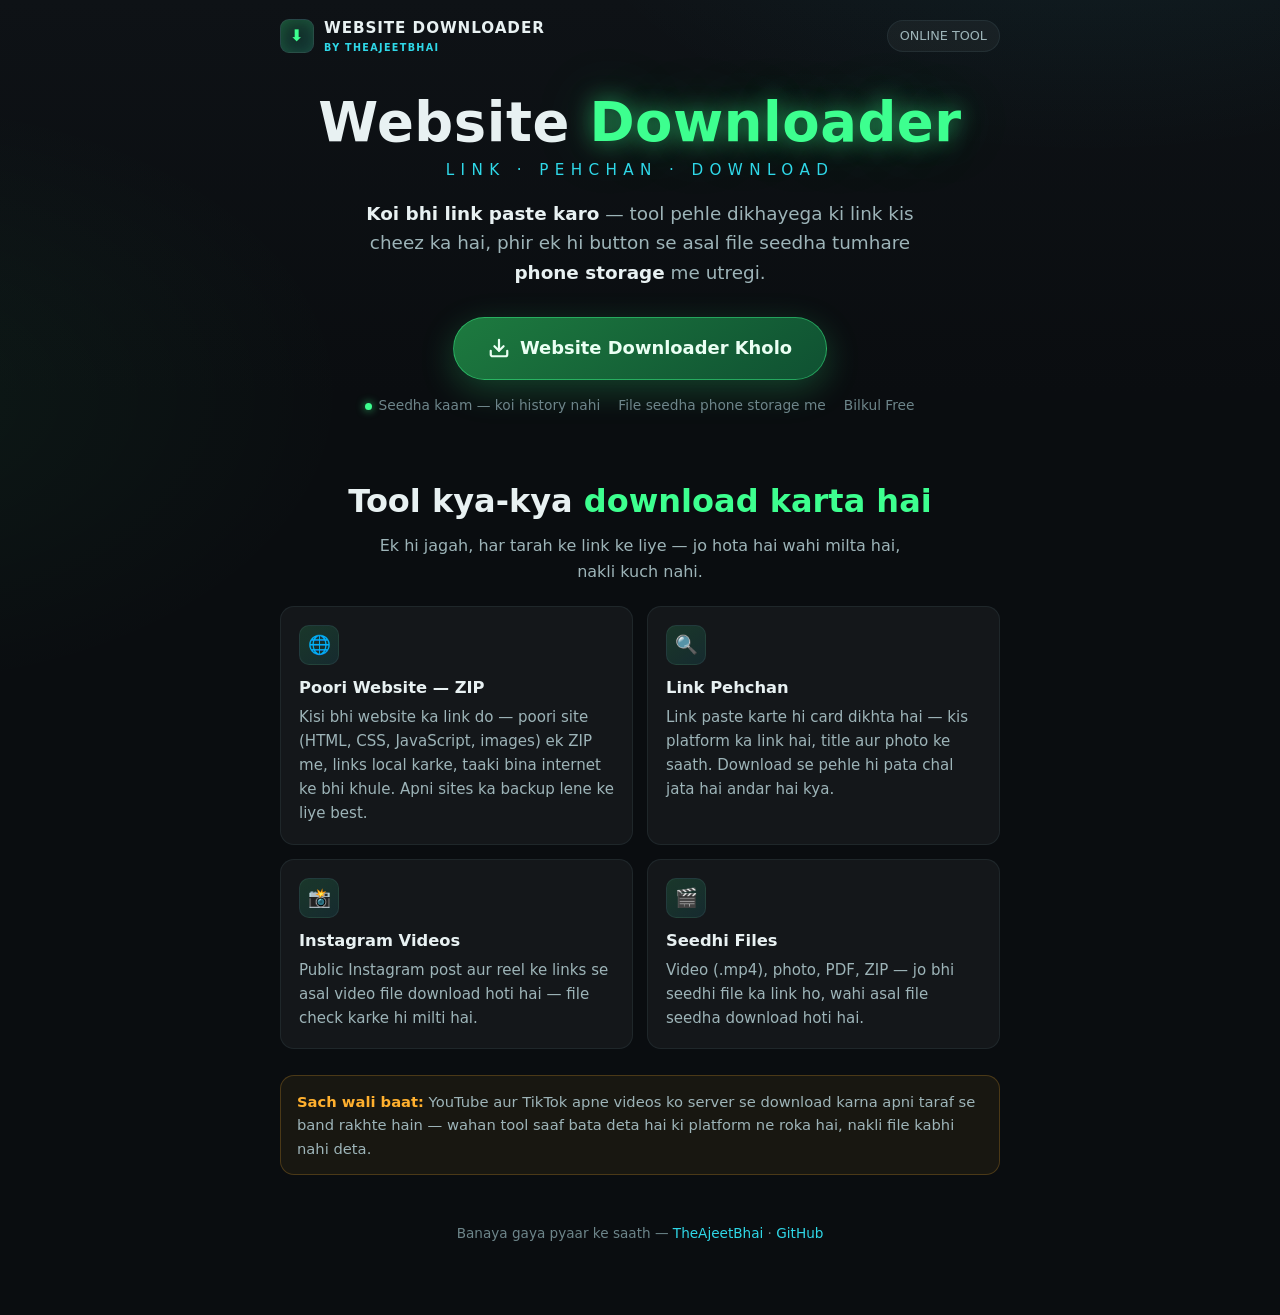
<file: website-downloader/index.html>
<!doctype html>
<html lang="hi">
  <head>
    <meta charset="utf-8" />
    <meta name="viewport" content="width=device-width, initial-scale=1, viewport-fit=cover" />
    <meta name="color-scheme" content="dark" />
    <meta name="description" content="Website Downloader by TheAjeetBhai — koi bhi link paste karo, pehchan dekho, aur poori website ki ZIP ya asal video file seedha phone storage me download karo." />
    <meta name="theme-color" content="#0a0d10" />
    <link rel="icon" type="image/jpeg" href="[data-uri]" />
    <link rel="apple-touch-icon" href="[data-uri]" />
    <title>Website Downloader — TheAjeetBhai</title>
    <style>
      :root{
        --bg:#0a0d10; --bg2:#0e1216;
        --panel:rgba(255,255,255,.045);
        --line:rgba(148,197,210,.16); --line-soft:rgba(148,197,210,.09);
        --ink:#e8f1f2; --muted:#9db4b8; --faint:#6d858a;
        --green:#3dff8f; --cyan:#2fd8e8; --amber:#ffb02e;
        --radius:14px;
      }
      *{ box-sizing:border-box; }
      body{
        margin:0; color:var(--ink); line-height:1.6; -webkit-font-smoothing:antialiased; overflow-x:hidden;
        font-family:system-ui, -apple-system, "Segoe UI", sans-serif;
        background:
          radial-gradient(900px 480px at 85% -10%, rgba(47,216,232,.07), transparent 60%),
          radial-gradient(800px 500px at -10% 30%, rgba(61,255,143,.05), transparent 60%),
          linear-gradient(180deg, var(--bg2), var(--bg) 30%);
      }
      ::selection{ background:rgba(61,255,143,.28); }
      a{ color:var(--cyan); }
      .wrap{ max-width:760px; margin:0 auto; padding:0 20px 56px; }
      .topbar{ display:flex; align-items:center; justify-content:space-between; gap:12px; padding:16px 0 4px; }
      .brand{ display:flex; align-items:center; gap:10px; font-weight:700; letter-spacing:.06em; font-size:.95rem; }
      .brand .mark{ width:34px; height:34px; border-radius:9px; flex:none; display:grid; place-items:center;
        background:linear-gradient(145deg, rgba(61,255,143,.18), rgba(47,216,232,.12));
        border:1px solid var(--line); color:var(--green); font-size:1rem;
        box-shadow:0 0 14px rgba(61,255,143,.18) inset; }
      .brand small{ display:block; font-weight:600; letter-spacing:.14em; font-size:.6rem; color:var(--cyan); }
      .topbar .ver{ font-size:.8rem; color:var(--muted); border:1px solid var(--line-soft);
        border-radius:999px; padding:5px 12px; background:var(--panel); white-space:nowrap; }
      .hero{ padding:34px 0 8px; text-align:center; }
      .hero h1{ font-weight:900; font-size:clamp(2rem, 6.5vw, 3.4rem); line-height:1.08; margin:0 0 6px; letter-spacing:.01em; }
      .hero h1 .lcd-word{ color:var(--green); text-shadow:0 0 22px rgba(61,255,143,.55), 0 0 60px rgba(61,255,143,.25); }
      .hero .edition{ color:var(--cyan); letter-spacing:.42em; font-size:clamp(.72rem, 2.4vw, .95rem); margin:0 0 16px; text-transform:uppercase; }
      .hero .tagline{ max-width:600px; margin:0 auto; color:var(--muted); font-size:clamp(1rem, 2.6vw, 1.15rem); font-weight:500; }
      .hero .tagline strong{ color:var(--ink); }
      .dl-zone{ margin-top:30px; }
      .btn-dl{
        display:inline-flex; align-items:center; gap:10px; text-decoration:none;
        background:linear-gradient(145deg, #1d7a3f, #0f5132); color:#eafff3; font-weight:800; font-size:1.12rem;
        border:1px solid rgba(61,255,143,.45); border-radius:999px; padding:16px 34px; min-height:3.4rem;
        box-shadow:0 10px 34px rgba(61,255,143,.22);
      }
      .btn-dl:active{ transform:scale(.98); }
      .dl-meta{ margin-top:14px; display:flex; flex-wrap:wrap; gap:8px 18px; justify-content:center; color:var(--faint); font-size:.86rem; }
      .dl-meta .dot{ display:inline-block; width:7px; height:7px; border-radius:50%; background:var(--green); margin-right:6px; box-shadow:0 0 8px rgba(61,255,143,.8); }
      .sec-head{ text-align:center; margin:52px 0 22px; }
      .sec-head h2{ font-size:clamp(1.4rem, 4.4vw, 2rem); margin:0 0 6px; font-weight:800; }
      .sec-head h2 .accent{ color:var(--green); }
      .sec-head p{ color:var(--muted); margin:0 auto; max-width:560px; }
      .grid{ display:grid; grid-template-columns:1fr; gap:14px; }
      @media (min-width:640px){ .grid{ grid-template-columns:1fr 1fr; } }
      .card{ background:var(--panel); border:1px solid var(--line-soft); border-radius:var(--radius); padding:18px; }
      .card .ico{ width:40px; height:40px; border-radius:10px; display:grid; place-items:center; font-size:1.15rem;
        background:linear-gradient(145deg, rgba(61,255,143,.14), rgba(47,216,232,.10)); border:1px solid var(--line-soft); margin-bottom:10px; }
      .card h3{ margin:0 0 4px; font-size:1.02rem; }
      .card p{ margin:0; color:var(--muted); font-size:.94rem; }
      .note{ margin-top:26px; background:rgba(255,176,46,.06); border:1px solid rgba(255,176,46,.22);
        border-radius:var(--radius); padding:14px 16px; color:var(--muted); font-size:.92rem; }
      .note strong{ color:var(--amber); }
      footer{ margin-top:48px; text-align:center; color:var(--faint); font-size:.85rem; }
      footer a{ text-decoration:none; }
    </style>
  </head>
  <body>
    <div class="wrap">
      <div class="topbar">
        <div class="brand">
          <span class="mark">⬇</span>
          <span>WEBSITE DOWNLOADER<small>BY THEAJEETBHAI</small></span>
        </div>
        <span class="ver">ONLINE TOOL</span>
      </div>

      <header class="hero">
        <h1>Website <span class="lcd-word">Downloader</span></h1>
        <p class="edition">Link · Pehchan · Download</p>
        <p class="tagline"><strong>Koi bhi link paste karo</strong> — tool pehle dikhayega ki link kis cheez ka hai, phir ek hi button se asal file seedha tumhare <strong>phone storage</strong> me utregi.</p>
        <div class="dl-zone">
          <a class="btn-dl" href="https://muse.ai/space/website-downloader">
            <svg width="22" height="22" viewBox="0 0 24 24" fill="none" stroke="currentColor" stroke-width="2.4" stroke-linecap="round" stroke-linejoin="round" aria-hidden="true"><path d="M21 15v4a2 2 0 0 1-2 2H5a2 2 0 0 1-2-2v-4"/><polyline points="7 10 12 15 17 10"/><line x1="12" y1="15" x2="12" y2="3"/></svg>
            Website Downloader Kholo
          </a>
          <div class="dl-meta">
            <span><span class="dot"></span>Seedha kaam — koi history nahi</span>
            <span>File seedha phone storage me</span>
            <span>Bilkul Free</span>
          </div>
        </div>
      </header>

      <section>
        <div class="sec-head">
          <h2>Tool kya-kya <span class="accent">download karta hai</span></h2>
          <p>Ek hi jagah, har tarah ke link ke liye — jo hota hai wahi milta hai, nakli kuch nahi.</p>
        </div>
        <div class="grid">
          <div class="card">
            <div class="ico">🌐</div>
            <h3>Poori Website — ZIP</h3>
            <p>Kisi bhi website ka link do — poori site (HTML, CSS, JavaScript, images) ek ZIP me, links local karke, taaki bina internet ke bhi khule. Apni sites ka backup lene ke liye best.</p>
          </div>
          <div class="card">
            <div class="ico">🔍</div>
            <h3>Link Pehchan</h3>
            <p>Link paste karte hi card dikhta hai — kis platform ka link hai, title aur photo ke saath. Download se pehle hi pata chal jata hai andar hai kya.</p>
          </div>
          <div class="card">
            <div class="ico">📸</div>
            <h3>Instagram Videos</h3>
            <p>Public Instagram post aur reel ke links se asal video file download hoti hai — file check karke hi milti hai.</p>
          </div>
          <div class="card">
            <div class="ico">🎬</div>
            <h3>Seedhi Files</h3>
            <p>Video (.mp4), photo, PDF, ZIP — jo bhi seedhi file ka link ho, wahi asal file seedha download hoti hai.</p>
          </div>
        </div>
        <div class="note">
          <strong>Sach wali baat:</strong> YouTube aur TikTok apne videos ko server se download karna apni taraf se band rakhte hain — wahan tool saaf bata deta hai ki platform ne roka hai, nakli file kabhi nahi deta.
        </div>
      </section>

      <footer>
        <p>Banaya gaya pyaar ke saath — <a href="https://theajeetbhai.github.io/ajeetcnc.github.io/personal/">TheAjeetBhai</a> · <a href="https://github.com/Theajeetbhai">GitHub</a></p>
      </footer>
    </div>
  </body>
</html>
</file>
